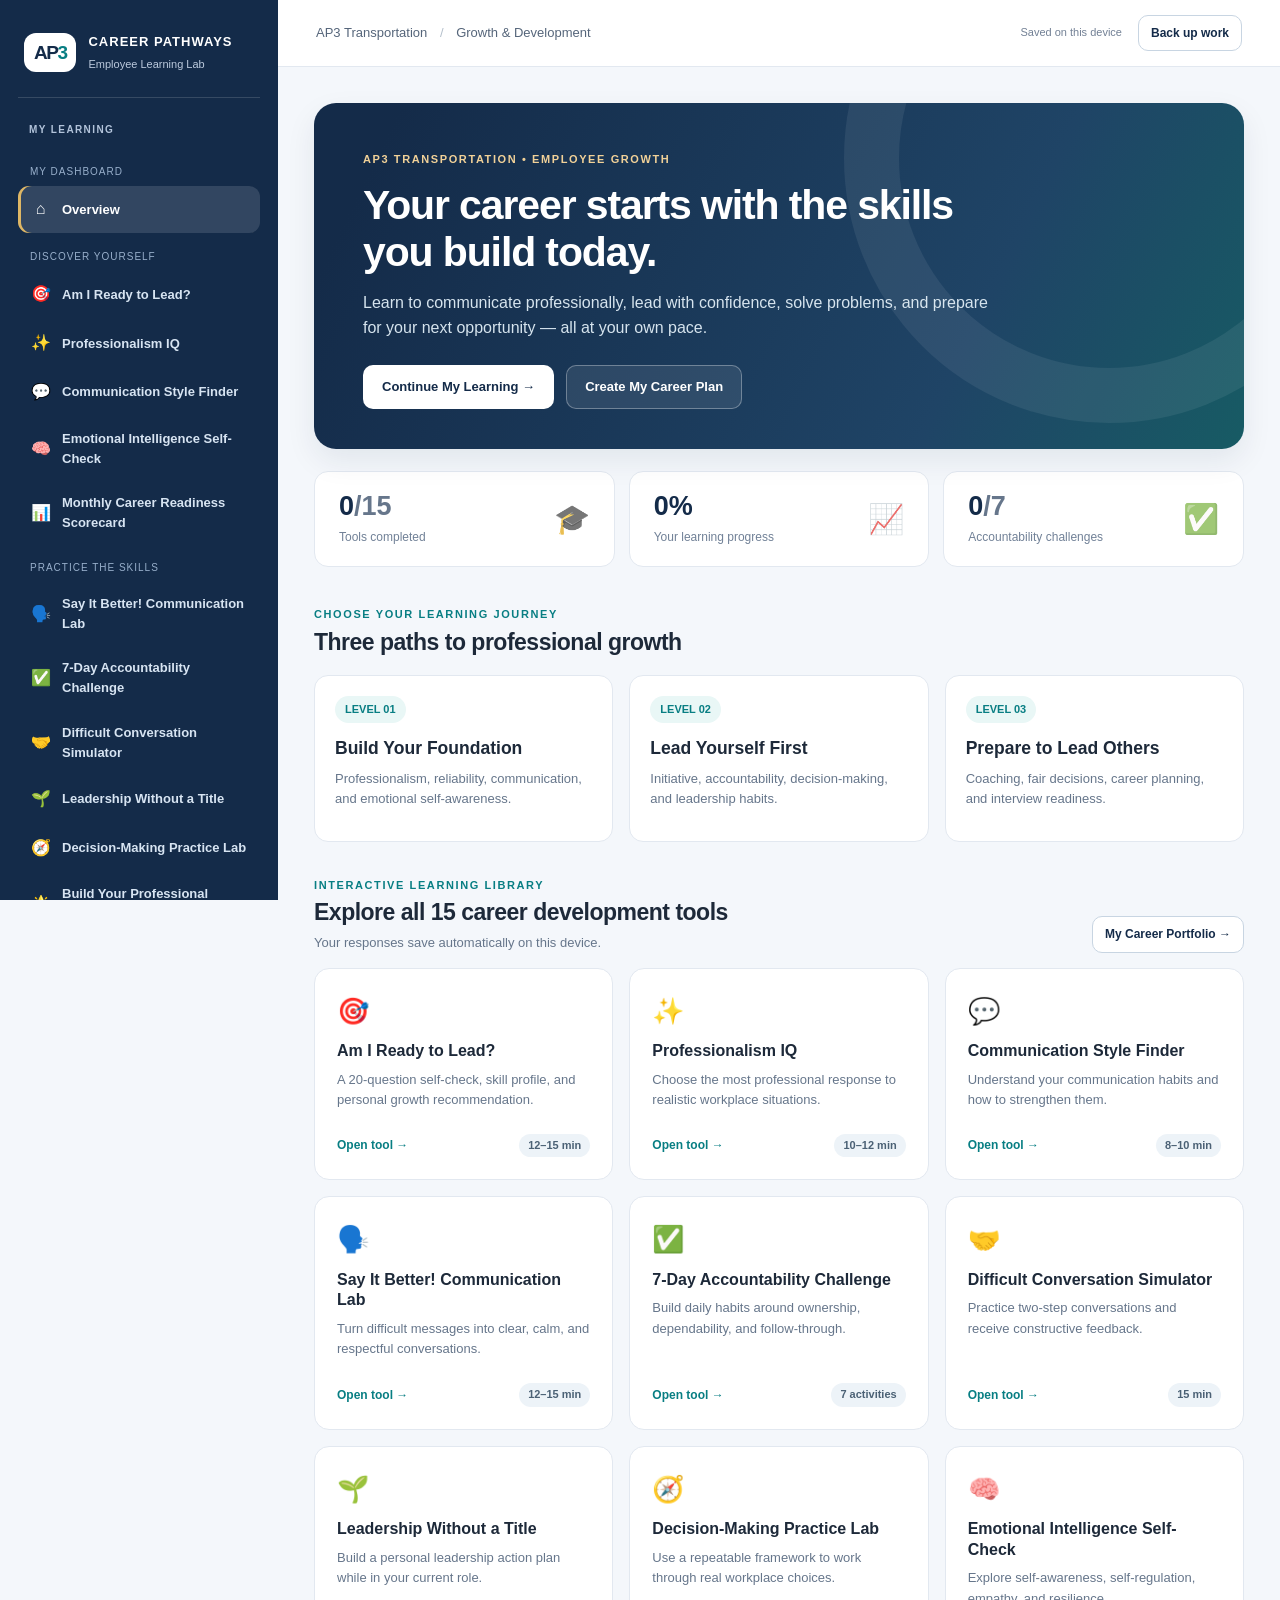
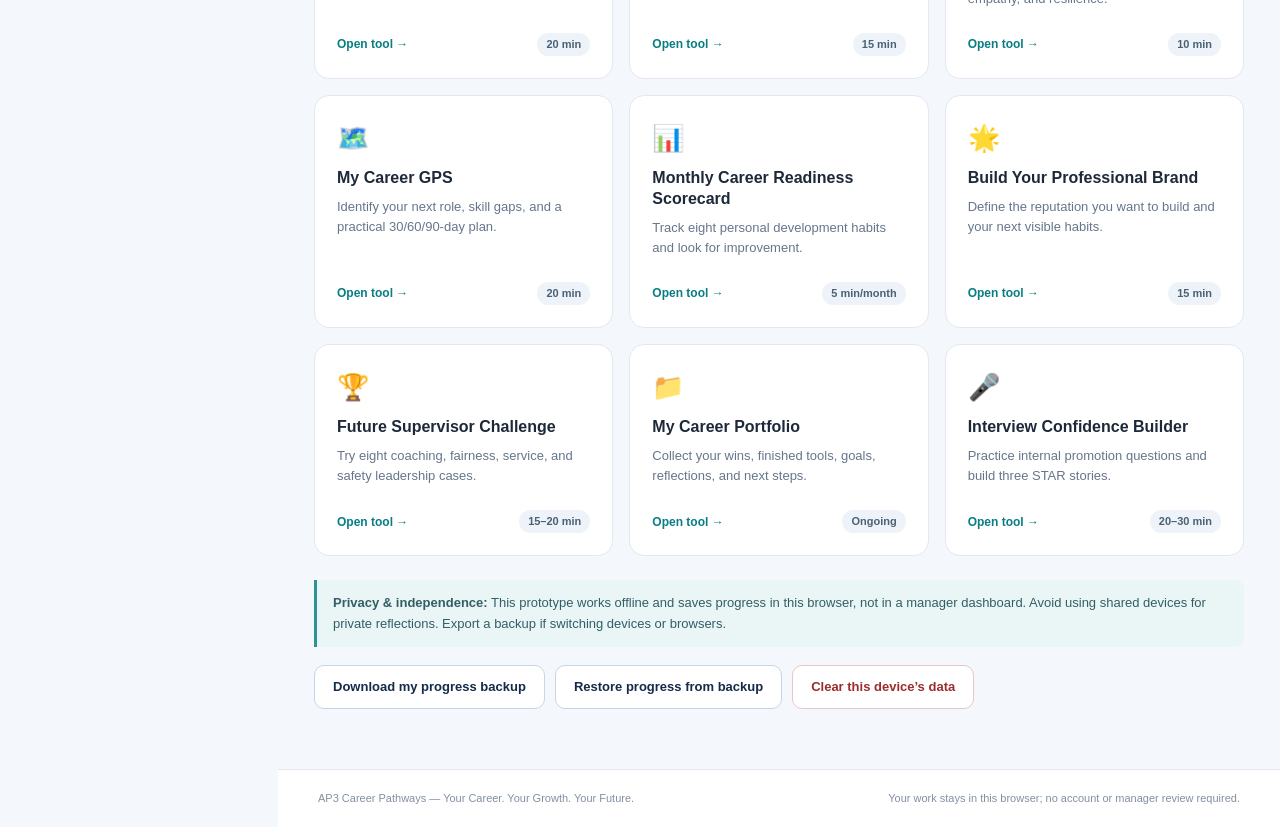
<file: index.html>
<!doctype html>
<html lang="en">
<head>
  <meta charset="utf-8">
  <meta name="viewport" content="width=device-width,initial-scale=1">
  <meta name="theme-color" content="#142b49">
  <meta name="description" content="AP3 Career Pathways — self-guided tools for professionalism, communication, leadership, and career development.">
  <title>AP3 Career Pathways | Employee Learning Lab</title>
  <link rel="stylesheet" href="styles.css">
  <script defer src="data.js"></script>
  <script defer src="app.js"></script>
</head>
<body>
  <a class="skip" href="#main">Skip to content</a>
  <div class="app-shell">
    <aside class="sidebar" id="sidebar" aria-label="Main navigation">
      <a class="brand" href="#home" aria-label="AP3 Career Pathways home">
        <span class="brand-mark">AP<span>3</span></span>
        <span class="brand-text"><strong>CAREER PATHWAYS</strong><small>Employee Learning Lab</small></span>
      </a>
      <div class="side-caption">MY LEARNING</div>
      <nav id="navigation"></nav>
      <div class="sidebar-bottom">
        <p class="micro-label">A PERSONAL INVESTMENT</p>
        <p>Great leadership begins with the decisions you make today.</p>
        <div class="sidebar-footer">Self-guided • Learn at your pace</div>
      </div>
    </aside>
    <div class="site-area">
      <header class="topbar">
        <button class="icon-button menu-btn" id="menuToggle" aria-label="Toggle navigation" aria-expanded="false">☰</button>
        <span class="topbar-name">AP3 Transportation <span class="topbar-divider">/</span> Growth & Development</span>
        <div class="topbar-actions">
          <span class="save-status" id="saveStatus" role="status" aria-live="polite">Saved on this device</span>
          <button class="btn btn-sm btn-line" data-action="download-backup">Back up work</button>
        </div>
      </header>
      <main id="main" tabindex="-1"></main>
      <footer class="site-footer"><span>AP3 Career Pathways — Your Career. Your Growth. Your Future.</span><span>Your work stays in this browser; no account or manager review required.</span></footer>
    </div>
  </div>
  <div id="toast" class="toast" role="status" aria-live="polite"></div>
  <div id="modalRoot"></div>
</body>
</html>
</file>
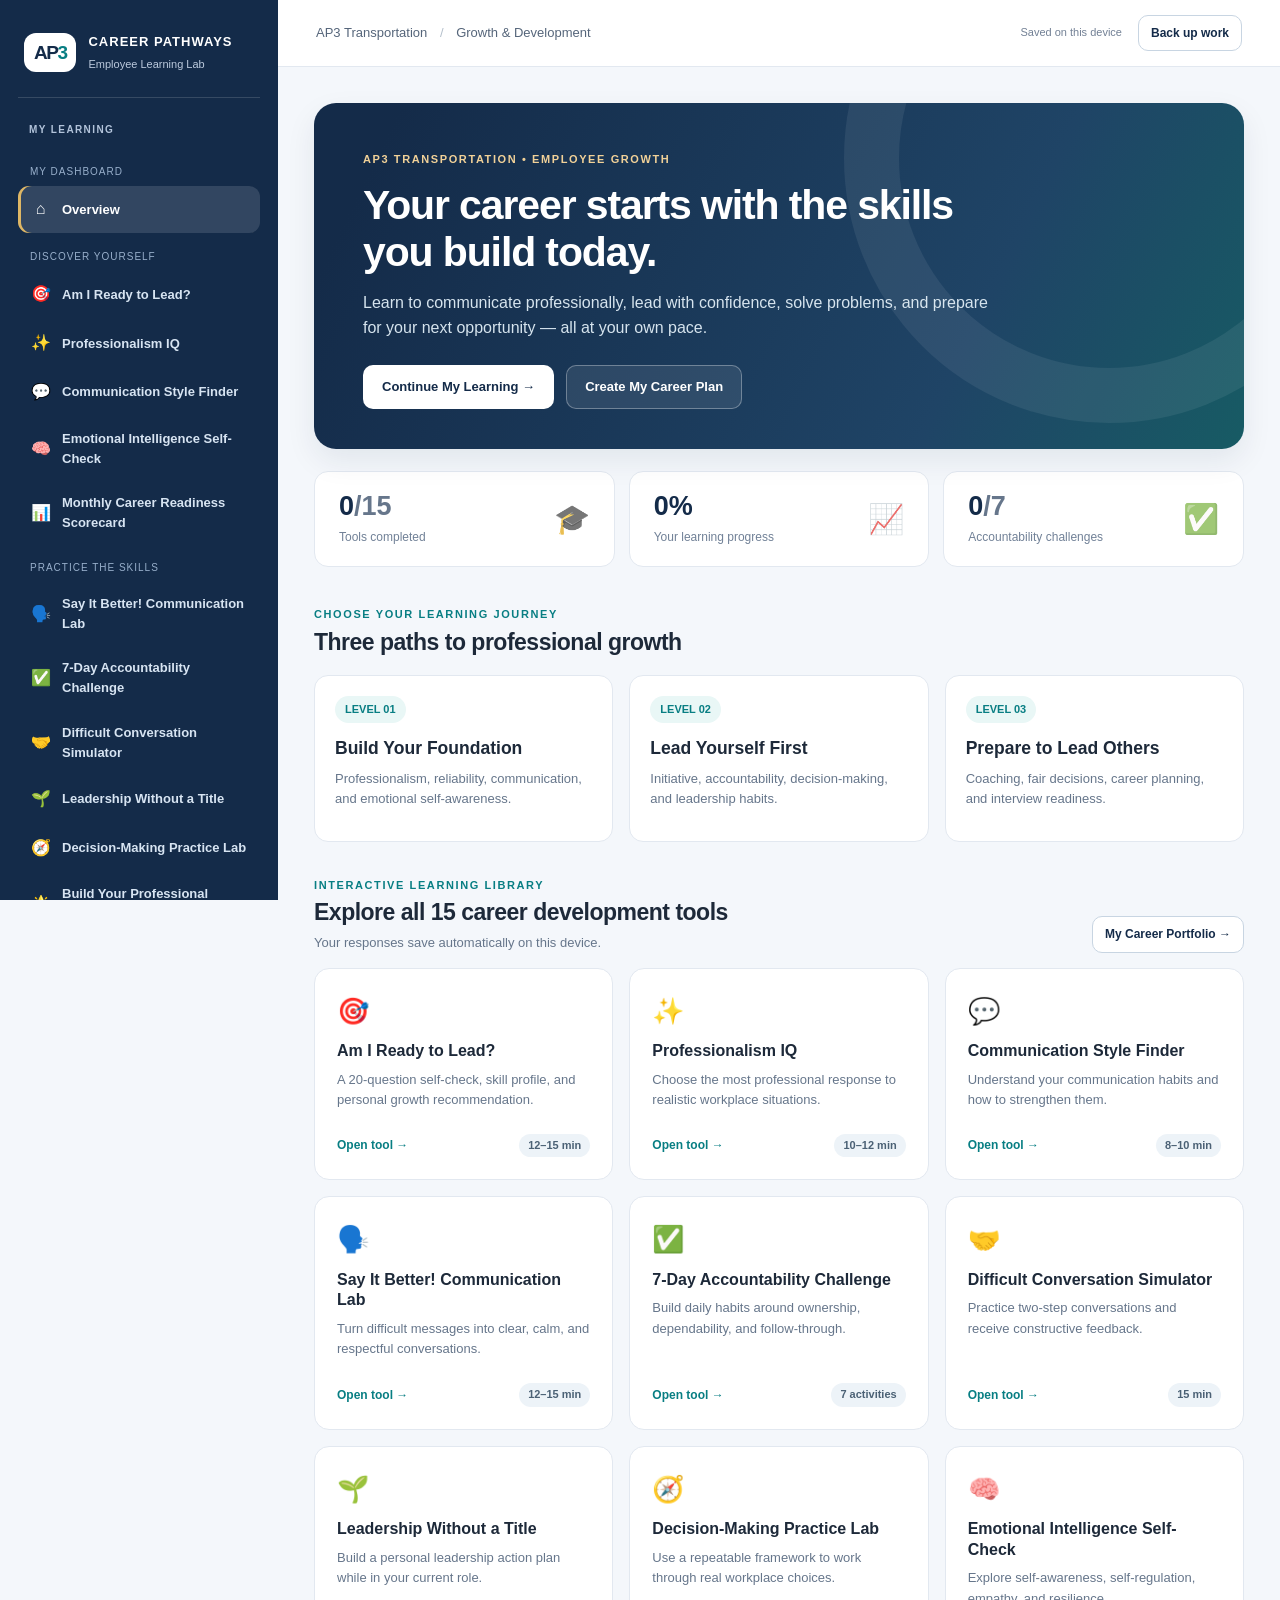
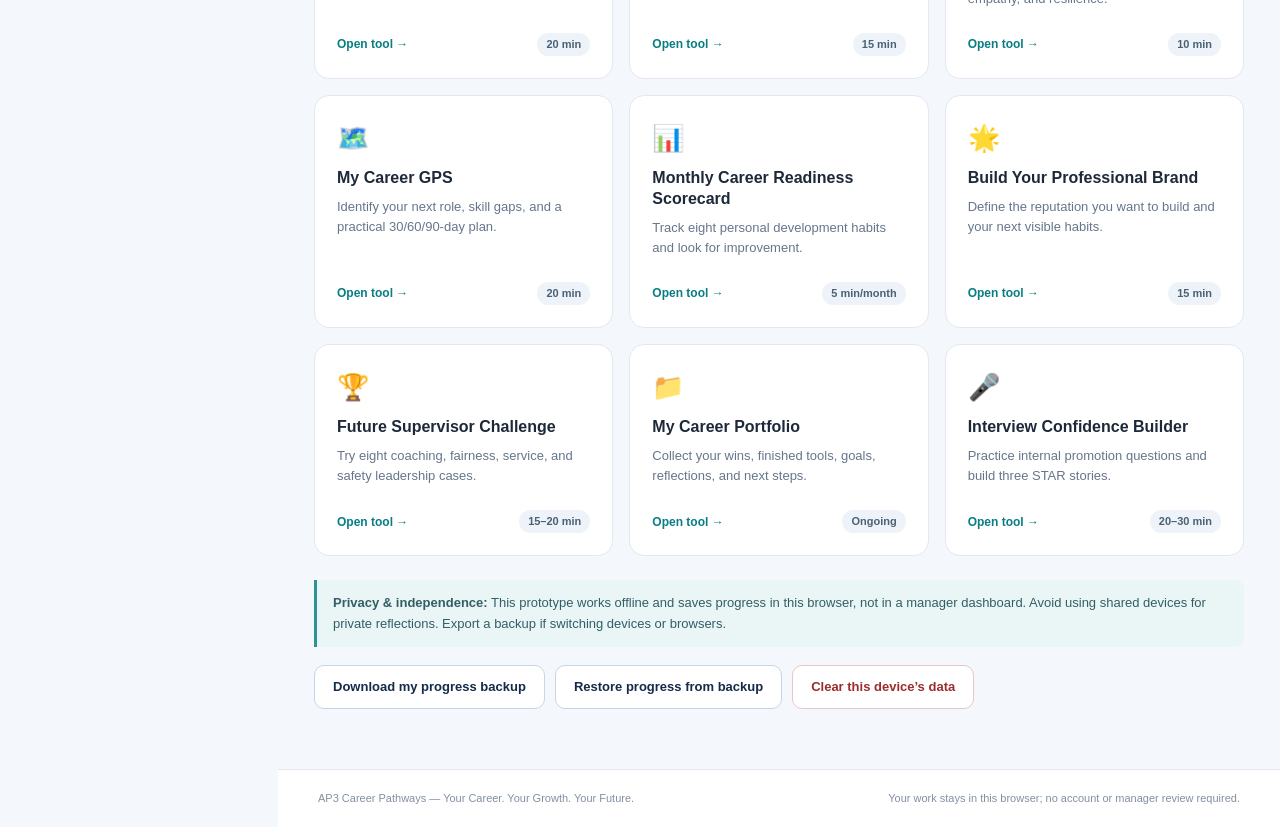
<file: AP3_Career_Pathways_Offline.html>
<!doctype html>
<html lang="en">
<head>
  <meta charset="utf-8">
  <meta name="viewport" content="width=device-width,initial-scale=1">
  <meta name="theme-color" content="#142b49">
  <meta name="description" content="AP3 Career Pathways — self-guided tools for professionalism, communication, leadership, and career development.">
  <title>AP3 Career Pathways | Employee Learning Lab</title>
  <style>
:root{--navy:#142b49;--navy2:#213f62;--text:#1d2939;--muted:#66768b;--teal:#087e83;--teal-light:#e9f7f6;--gold:#dfb765;--line:#e2e8f0;--bg:#f4f7fb;--white:#fff;--red:#a33d3d;--r:16px;font-synthesis:none}
*{box-sizing:border-box}html{scroll-behavior:smooth}body{margin:0;background:var(--bg);color:var(--text);font:15px/1.55 Inter,ui-sans-serif,-apple-system,BlinkMacSystemFont,"Segoe UI",sans-serif}button,input,textarea,select{font:inherit}button,a,summary{touch-action:manipulation}a{color:inherit}button{cursor:pointer}button:disabled{opacity:.48;cursor:not-allowed}p{margin:0 0 12px}.skip{position:absolute;left:10px;top:-80px;z-index:90;padding:10px;background:white}.skip:focus{top:10px}.app-shell{display:grid;grid-template-columns:278px minmax(0,1fr);min-height:100vh}.sidebar{position:sticky;top:0;height:100vh;background:var(--navy);color:#e6edf7;padding:27px 18px;display:flex;flex-direction:column;overflow:auto}.brand{display:flex;gap:12px;align-items:center;color:#fff;text-decoration:none;padding:5px 6px 24px;border-bottom:1px solid #ffffff25}.brand-mark{background:#fff;color:var(--navy);font-size:19px;font-weight:900;letter-spacing:-1.5px;padding:10px;border-radius:12px;line-height:1}.brand-mark span{color:var(--teal)}.brand-text{display:flex;flex-direction:column}.brand-text strong{font-size:13px;letter-spacing:1px}.brand-text small{font-size:11px;color:#bccadd;margin-top:4px}.side-caption{font-size:10px;color:#b2c3da;letter-spacing:1.4px;font-weight:800;margin:24px 11px 10px}.nav-link{border:0;display:flex;align-items:center;gap:12px;width:100%;padding:11px 13px;border-radius:11px;color:#d7e4f2;text-decoration:none;font-size:13px;font-weight:550;margin-bottom:2px;background:transparent;text-align:left}.nav-link:hover,.nav-link:focus-visible{background:#ffffff18;outline-color:white}.nav-link.active{color:#fff;background:#ffffff21;box-shadow:inset 3px 0 0 var(--gold)}.nav-icon{font-size:16px;width:19px;text-align:center}.nav-group-title{font-size:10px;letter-spacing:1px;color:#98afcb;margin:16px 12px 7px;text-transform:uppercase}.sidebar-bottom{margin-top:auto;border-top:1px solid #ffffff25;padding:20px 10px 0;color:#cfdbed;font-size:13px}.micro-label{font-size:10px;font-weight:800;letter-spacing:1.4px;color:#f1c978}.sidebar-footer{font-size:11px;color:#a3b7d0;margin-top:18px}.site-area{display:flex;flex-direction:column;min-width:0;min-height:100vh}.topbar{position:sticky;top:0;z-index:20;background:#fff;border-bottom:1px solid var(--line);height:67px;display:flex;align-items:center;padding:0 38px;gap:16px}.topbar-name{color:#55657a;font-size:13px}.topbar-divider{margin:0 9px;color:#b4bfcb}.topbar-actions{margin-left:auto;display:flex;align-items:center;gap:16px}.save-status{color:#728095;font-size:11px}.site-footer{padding:20px 40px;display:flex;justify-content:space-between;gap:20px;font-size:11px;color:#8390a2;border-top:1px solid var(--line);background:#fff}.page{width:min(1160px,calc(100% - 72px));margin:36px auto 60px;flex:1}.eyebrow{font-size:11px;font-weight:850;letter-spacing:1.6px;text-transform:uppercase;color:var(--teal)}.hero{background:linear-gradient(116deg,#142b49 8%,#1f4466 70%,#175b64);color:#fff;padding:43px 49px 40px;border-radius:22px;position:relative;overflow:hidden;box-shadow:0 12px 30px #10253d14}.hero:after{content:"";position:absolute;right:-130px;top:-210px;border:55px solid #ffffff12;width:420px;height:420px;border-radius:50%}.hero .eyebrow{color:#f1d198}.hero h1{font-size:clamp(26px,3.2vw,44px);line-height:1.15;margin:13px 0 15px;letter-spacing:-1.1px;max-width:650px}.hero p{max-width:640px;color:#d6e4ee;font-size:16px}.hero-actions{display:flex;gap:12px;flex-wrap:wrap;margin-top:24px}.btn{border:1px solid transparent;border-radius:10px;padding:11px 18px;font-size:13px;font-weight:750;display:inline-flex;align-items:center;justify-content:center;gap:8px;text-decoration:none;min-height:42px;transition:transform .15s,background .15s}.btn:hover:not(:disabled){transform:translateY(-1px)}.btn-primary{background:var(--teal);color:white}.btn-primary:hover{background:#096d72}.btn-white{background:white;color:var(--navy)}.btn-line{background:white;color:var(--navy);border-color:#c8d5e2}.btn-ghost{background:#ffffff17;border-color:#ffffff50;color:white}.btn-danger{color:#9b2d2d;border-color:#e7c6c6;background:white}.btn-sm{padding:8px 12px;min-height:34px;font-size:12px}.btn-group{display:flex;flex-wrap:wrap;gap:10px;align-items:center}.stats{display:grid;grid-template-columns:repeat(3,1fr);gap:14px;margin:22px 0 34px}.stat{background:white;border:1px solid var(--line);border-radius:14px;padding:20px 24px;display:flex;align-items:center;justify-content:space-between}.stat strong{font-size:27px;line-height:1.1;color:var(--navy)}.stat small{color:#718197;font-size:12px;display:block;margin-top:6px}.stat-symbol{font-size:29px;opacity:.72}.section-head{display:flex;align-items:end;justify-content:space-between;gap:20px;margin:30px 0 15px}.section-head h2{font-size:23px;letter-spacing:-.5px;margin:0}.section-head p{color:var(--muted);font-size:13px;margin:2px 0 0}.card-grid{display:grid;grid-template-columns:repeat(3,minmax(0,1fr));gap:16px}.tool-card{background:white;border:1px solid var(--line);border-radius:15px;padding:22px;display:flex;flex-direction:column;min-height:212px;transition:border-color .15s,box-shadow .15s}.tool-card:hover{border-color:#91c9c9;box-shadow:0 10px 28px #28415a12}.tool-card .tool-icon{font-size:26px}.tool-card h3{font-size:16px;margin:10px 0 8px;line-height:1.3}.tool-card p{color:var(--muted);font-size:13px;flex:1}.tool-foot{display:flex;align-items:center;justify-content:space-between;gap:8px;margin-top:12px;color:var(--teal);font-size:12px;font-weight:750}.tool-state{font-size:11px;border-radius:20px;padding:3px 9px;color:#4b6175;background:#edf3f8}.tool-state.done{background:#e5f5ed;color:#1c7651}.tool-state.started{background:#fff5dd;color:#8b6316}.path-grid{display:grid;grid-template-columns:repeat(3,1fr);gap:16px}.path-card{padding:20px;border:1px solid var(--line);background:#fff;border-radius:14px}.path-number{display:inline-flex;background:var(--teal-light);color:var(--teal);font-size:11px;font-weight:800;border-radius:20px;padding:5px 10px}.path-card h3{margin:12px 0 6px}.path-card p{color:var(--muted);font-size:13px}.notice{border-left:3px solid #2d9394;background:#eaf5f6;border-radius:0 9px 9px 0;padding:13px 16px;color:#325e66;font-size:13px;margin:18px 0}.notice.warning{background:#fff6e7;border-color:#d6a74d;color:#78561f}.module-header{display:flex;align-items:center;justify-content:space-between;gap:20px;flex-wrap:wrap;margin-bottom:17px}.module-header h1{font-size:clamp(25px,3vw,36px);line-height:1.2;letter-spacing:-.8px;margin:7px 0 6px}.module-header p{color:var(--muted);max-width:740px;margin:0}.back-link{font-size:12px;color:var(--teal);text-decoration:none;font-weight:800;display:inline-block;margin-bottom:12px}.pill{display:inline-flex;padding:4px 10px;border-radius:30px;background:#edf5f8;color:#456e7a;font-weight:750;font-size:11px}.module-grid{display:grid;grid-template-columns:minmax(0,1fr) 270px;align-items:start;gap:18px}.panel{border:1px solid var(--line);background:#fff;border-radius:15px;padding:25px;margin-bottom:16px}.panel h2{font-size:19px;letter-spacing:-.3px;margin:0 0 10px}.panel h3{font-size:15px;margin:18px 0 8px}.panel p{color:#55657b}.panel p:last-child{margin-bottom:0}.sidebar-panel{position:sticky;top:86px}.side-card{background:var(--navy);border-radius:15px;padding:23px;color:white;margin-bottom:14px}.side-card h3{margin:0 0 11px;font-size:15px}.side-card p{color:#d2e1ed;font-size:12px}.side-card ul{padding-left:19px;color:#dfebf2;font-size:12px}.side-card li{margin:5px 0}.side-card.light{background:white;color:var(--text);border:1px solid var(--line)}.side-card.light p,.side-card.light ul{color:var(--muted)}.divider{border:0;border-top:1px solid var(--line);margin:20px 0}.question{padding:17px 0;border-bottom:1px solid var(--line)}.question:first-of-type{padding-top:4px}.question:last-child{border-bottom:0}.question-title{font-size:14px;font-weight:720;margin:0 0 11px}.options{display:grid;grid-template-columns:repeat(4,minmax(0,1fr));gap:7px}.option-input{position:absolute;opacity:0;width:1px;height:1px}.option-label{border:1px solid #d8e1e9;background:#fff;border-radius:9px;display:flex;align-items:center;justify-content:center;text-align:center;padding:10px 7px;min-height:44px;font-size:12px;color:#456075;cursor:pointer}.option-input:checked+.option-label{background:var(--teal-light);border-color:var(--teal);color:#075e64;font-weight:800}.option-input:focus-visible+.option-label{outline:3px solid #9fd9dc;outline-offset:2px}.scenario-options{display:grid;gap:9px}.scenario-options .option-label{justify-content:flex-start;text-align:left;padding:12px 14px;font-size:13px}.field{margin:15px 0}.field label{display:block;font-weight:750;margin-bottom:7px;font-size:13px}.field input,.field select,.field textarea{width:100%;border:1px solid #cbd7e4;padding:11px 12px;border-radius:9px;background:white;color:var(--text);outline-offset:3px}.field textarea{min-height:88px;resize:vertical}.field small,.hint{display:block;color:#728296;font-size:12px;margin-top:5px}.field input:focus,.field select:focus,.field textarea:focus{outline:2px solid #87cfd3;border-color:var(--teal)}.form-grid{display:grid;grid-template-columns:repeat(2,minmax(0,1fr));gap:0 15px}.feedback{padding:13px 16px;background:#eef7f6;border-radius:10px;color:#2f5f63;font-size:13px;margin-top:12px;border:1px solid #d5edeb}.feedback.needs-work{background:#fff8ea;color:#815d20;border-color:#f4e0ae}.progress-track{background:#e6edf2;border-radius:20px;height:8px;overflow:hidden;margin:8px 0 17px}.progress-fill{background:var(--teal);height:100%;border-radius:20px;max-width:100%}.result-hero{background:linear-gradient(120deg,#ecf7f6,#f6fafb);border:1px solid #d6ecea;border-radius:12px;padding:22px;margin:18px 0}.result-hero .big-number{font-size:43px;font-weight:850;color:var(--navy);line-height:1}.result-hero p{margin-top:7px;font-size:13px}.score-list{display:grid;gap:12px;margin:18px 0}.score-row{display:flex;gap:12px;align-items:center}.score-name{width:140px;flex:none;font-size:12px;font-weight:700}.score-bar{background:#ecf0f5;height:9px;border-radius:9px;flex:1;overflow:hidden}.score-bar>span{display:block;height:100%;background:var(--teal);border-radius:9px}.score-points{font-size:12px;color:var(--muted);width:40px;text-align:right}.check-list{display:grid;gap:9px}.check-row{display:flex;align-items:start;gap:10px;background:#f7f9fc;border:1px solid #edf0f4;border-radius:10px;padding:11px 12px}.check-row input{margin-top:4px;accent-color:var(--teal)}.check-row label{font-size:13px}.check-row.checked{background:#eff9f5;border-color:#cde9de}.tiny{font-size:11px;color:var(--muted)}.tag{font-size:11px;font-weight:700;display:inline-flex;align-items:center;padding:3px 8px;border-radius:20px;background:#edf2f9;color:#4a6781}.scenario{border:1px solid var(--line);border-radius:12px;padding:19px;margin-bottom:15px;background:#fff}.scenario h3{margin:0 0 7px;font-size:15px}.scenario p{font-size:13px}.scenario .context{background:#f4f7fb;padding:12px;border-left:3px solid #b6ced6;color:#49596c;border-radius:0 8px 8px 0;margin:10px 0 14px}.two-col{display:grid;grid-template-columns:1fr 1fr;gap:15px}.mini-card{padding:16px;background:#f6f9fc;border:1px solid #e8eef3;border-radius:11px}.mini-card strong{font-size:13px}.mini-card p{font-size:12px;margin-top:5px}.reflection-label{display:block;font-size:12px;font-weight:700;margin:15px 0 6px}.status{padding:12px 14px;margin:10px 0;border-radius:10px;font-size:13px;background:#f5f7fa;color:#657383}.status.success{background:#eaf7f0;color:#267650}.status.warn{background:#fff7e7;color:#875c17}.steps{display:grid;gap:13px}.step{display:flex;gap:15px;align-items:flex-start}.step-num{width:30px;height:30px;border-radius:50%;background:var(--teal-light);color:var(--teal);font-weight:850;display:grid;place-items:center;flex:none}.step strong{font-size:13px}.step p{color:var(--muted);font-size:12px;margin-top:4px}.quote{padding:18px 21px;border-left:4px solid var(--gold);background:#fff9ed;color:#6f572e;font-weight:670;border-radius:0 10px 10px 0;margin:15px 0}.print-sheet{display:none}.archive-list{display:grid;gap:9px}.archive-item{display:flex;align-items:flex-start;justify-content:space-between;gap:12px;padding:12px 15px;border:1px solid var(--line);border-radius:10px}.archive-item strong{font-size:13px}.archive-item p{font-size:12px;color:var(--muted);margin:3px 0}.data-table{width:100%;border-collapse:collapse;font-size:12px}.data-table th,.data-table td{border-bottom:1px solid var(--line);padding:9px 7px;text-align:left}.data-table th{color:#55657a;background:#f5f8fb}.section-stack{display:grid;gap:16px}.day-card{padding:16px;border:1px solid var(--line);border-radius:12px;margin-bottom:12px}.day-card.finished{border-color:#a7d7ce;background:#f3fcf9}.day-head{display:flex;justify-content:space-between;align-items:center;gap:10px}.day-card h3{margin:0}.tool-bar{display:flex;justify-content:space-between;align-items:center;flex-wrap:wrap;gap:12px;margin:16px 0}.toast{position:fixed;right:20px;bottom:20px;background:#183f44;color:white;z-index:100;padding:10px 16px;border-radius:10px;box-shadow:0 8px 24px #0003;font-size:13px;display:none}.toast.show{display:block}.icon-button{border:0;background:transparent;color:var(--navy);font-size:20px}.menu-btn{display:none}details{border:1px solid var(--line);border-radius:10px;padding:13px 16px;margin:9px 0}summary{cursor:pointer;font-weight:750;font-size:13px}details p{font-size:12px;margin:9px 0}kbd{padding:1px 4px;background:#eef2f5;border-radius:4px}.muted{color:var(--muted)}.text-right{text-align:right}.mt12{margin-top:12px}.mt24{margin-top:24px}.mb0{margin-bottom:0!important}
@media(max-width:1150px){.card-grid{grid-template-columns:repeat(2,minmax(0,1fr))}.module-grid{grid-template-columns:minmax(0,1fr) 235px}.page{width:min(1100px,calc(100% - 48px))}.topbar{padding:0 24px}}
@media(max-width:840px){.app-shell{grid-template-columns:1fr}.sidebar{position:fixed;z-index:45;transform:translateX(-110%);box-shadow:8px 0 30px #162b4155;width:280px;transition:transform .2s}.sidebar.open{transform:translateX(0)}.menu-btn{display:block}.module-grid{grid-template-columns:1fr}.sidebar-panel{position:static;display:grid;grid-template-columns:1fr 1fr;gap:12px}.site-footer{padding:16px 24px}.page{width:min(1100px,calc(100% - 38px))}.topbar-name{font-size:12px}.save-status{display:none}}
@media(max-width:600px){.hero{padding:31px 25px}.hero h1{font-size:30px}.stats,.card-grid,.path-grid,.sidebar-panel,.two-col,.form-grid{grid-template-columns:1fr}.stats{gap:9px}.stat{padding:15px 18px}.page{margin:24px auto 35px}.panel{padding:19px}.topbar{padding:0 17px}.topbar-name{max-width:170px;line-height:1.2}.site-footer{flex-direction:column;gap:5px}.options{grid-template-columns:repeat(2,minmax(0,1fr))}.section-head{align-items:start;flex-direction:column;gap:2px}.score-name{width:105px}.module-header h1{font-size:27px}}
@media print{body{background:white;font-size:12px}.sidebar,.topbar,.site-footer,.btn,.back-link,.sidebar-panel,.hero-actions,.toast,.tool-bar{display:none!important}.app-shell{display:block}.site-area{display:block}.page{width:100%;margin:0}.module-grid{display:block}.panel,.scenario,.day-card{break-inside:avoid;box-shadow:none}.print-sheet{display:block}input,textarea,select{border:0!important;background:transparent!important;padding:0!important}.hero{color:#111;background:#fff;border:1px solid #aaa}.hero p{color:#444}}

</style>
</head>
<body>
  <a class="skip" href="#main">Skip to content</a>
  <div class="app-shell">
    <aside class="sidebar" id="sidebar" aria-label="Main navigation">
      <a class="brand" href="#home" aria-label="AP3 Career Pathways home">
        <span class="brand-mark">AP<span>3</span></span>
        <span class="brand-text"><strong>CAREER PATHWAYS</strong><small>Employee Learning Lab</small></span>
      </a>
      <div class="side-caption">MY LEARNING</div>
      <nav id="navigation"></nav>
      <div class="sidebar-bottom">
        <p class="micro-label">A PERSONAL INVESTMENT</p>
        <p>Great leadership begins with the decisions you make today.</p>
        <div class="sidebar-footer">Self-guided • Learn at your pace</div>
      </div>
    </aside>
    <div class="site-area">
      <header class="topbar">
        <button class="icon-button menu-btn" id="menuToggle" aria-label="Toggle navigation" aria-expanded="false">☰</button>
        <span class="topbar-name">AP3 Transportation <span class="topbar-divider">/</span> Growth & Development</span>
        <div class="topbar-actions">
          <span class="save-status" id="saveStatus" role="status" aria-live="polite">Saved on this device</span>
          <button class="btn btn-sm btn-line" data-action="download-backup">Back up work</button>
        </div>
      </header>
      <main id="main" tabindex="-1"></main>
      <footer class="site-footer"><span>AP3 Career Pathways — Your Career. Your Growth. Your Future.</span><span>Your work stays in this browser; no account or manager review required.</span></footer>
    </div>
  </div>
  <div id="toast" class="toast" role="status" aria-live="polite"></div>
  <div id="modalRoot"></div>
<script>
/* AP3 learning content. Review/edit with your HR and operations team before launch. */
const DATA = {
  tools:[
    {id:'readiness',name:'Am I Ready to Lead?',group:'Discover Yourself',icon:'🎯',minutes:'12–15 min',description:'A 20-question self-check, skill profile, and personal growth recommendation.'},
    {id:'professionalism',name:'Professionalism IQ',group:'Discover Yourself',icon:'✨',minutes:'10–12 min',description:'Choose the most professional response to realistic workplace situations.'},
    {id:'style',name:'Communication Style Finder',group:'Discover Yourself',icon:'💬',minutes:'8–10 min',description:'Understand your communication habits and how to strengthen them.'},
    {id:'saybetter',name:'Say It Better! Communication Lab',group:'Practice the Skills',icon:'🗣️',minutes:'12–15 min',description:'Turn difficult messages into clear, calm, and respectful conversations.'},
    {id:'accountability',name:'7-Day Accountability Challenge',group:'Practice the Skills',icon:'✅',minutes:'7 activities',description:'Build daily habits around ownership, dependability, and follow-through.'},
    {id:'conversation',name:'Difficult Conversation Simulator',group:'Practice the Skills',icon:'🤝',minutes:'15 min',description:'Practice two-step conversations and receive constructive feedback.'},
    {id:'leadworkbook',name:'Leadership Without a Title',group:'Practice the Skills',icon:'🌱',minutes:'20 min',description:'Build a personal leadership action plan while in your current role.'},
    {id:'decisions',name:'Decision-Making Practice Lab',group:'Practice the Skills',icon:'🧭',minutes:'15 min',description:'Use a repeatable framework to work through real workplace choices.'},
    {id:'ei',name:'Emotional Intelligence Self-Check',group:'Discover Yourself',icon:'🧠',minutes:'10 min',description:'Explore self-awareness, self-regulation, empathy, and resilience.'},
    {id:'gps',name:'My Career GPS',group:'Plan Your Future',icon:'🗺️',minutes:'20 min',description:'Identify your next role, skill gaps, and a practical 30/60/90-day plan.'},
    {id:'scorecard',name:'Monthly Career Readiness Scorecard',group:'Discover Yourself',icon:'📊',minutes:'5 min/month',description:'Track eight personal development habits and look for improvement.'},
    {id:'brand',name:'Build Your Professional Brand',group:'Practice the Skills',icon:'🌟',minutes:'15 min',description:'Define the reputation you want to build and your next visible habits.'},
    {id:'supervisor',name:'Future Supervisor Challenge',group:'Plan Your Future',icon:'🏆',minutes:'15–20 min',description:'Try eight coaching, fairness, service, and safety leadership cases.'},
    {id:'portfolio',name:'My Career Portfolio',group:'Plan Your Future',icon:'📁',minutes:'Ongoing',description:'Collect your wins, finished tools, goals, reflections, and next steps.'},
    {id:'interview',name:'Interview Confidence Builder',group:'Plan Your Future',icon:'🎤',minutes:'20–30 min',description:'Practice internal promotion questions and build three STAR stories.'}
  ],
  readiness:[
    ['Accountability','I follow through on promises without needing reminders.'],
    ['Accountability','I acknowledge mistakes without blaming someone else.'],
    ['Accountability','I complete tasks carefully, even when no one is watching.'],
    ['Accountability','I ask for clarification before a small issue becomes a major one.'],
    ['Accountability','I accept feedback and act on it.'],
    ['Communication','I listen until the other person finishes speaking.'],
    ['Communication','I can explain a concern clearly and respectfully.'],
    ['Communication','I adjust my message for different audiences.'],
    ['Communication','I ask useful follow-up questions instead of making assumptions.'],
    ['Communication','I keep my tone professional when frustrated.'],
    ['Professionalism','I demonstrate dependable attendance and punctuality.'],
    ['Professionalism','I treat coworkers, riders, and partners with respect.'],
    ['Professionalism','I follow safety rules even when under time pressure.'],
    ['Professionalism','I avoid gossip and stay focused on solutions.'],
    ['Professionalism','I represent AP3 positively in person and online.'],
    ['Initiative','I notice work problems and suggest practical improvements.'],
    ['Initiative','I help teammates without being asked when appropriate.'],
    ['Initiative','I stay open to learning new skills.'],
    ['Initiative','I prepare before asking for new responsibilities.'],
    ['Initiative','I make good decisions within my authority and know when to escalate.']
  ],
  professionalism:[
    {q:'A teammate complains about management in front of others. You agree with some of the concerns. What should you do?',options:['Add your own complaints so they feel supported.','Listen briefly, avoid gossip, and suggest a respectful channel for specific concerns.','Post the conversation in a team group chat.'],correct:1,why:'Professionalism means addressing concerns through constructive, appropriate channels rather than spreading frustration.'},
    {q:'You realize you may arrive late for your assigned shift. What is the best first step?',options:['Notify the appropriate supervisor or dispatch contact promptly using the required call-out process.','Wait to see whether anyone notices.','Ask a friend to sign you in.'],correct:0,why:'Early, accurate communication helps coverage and shows accountability. Follow AP3 attendance and notification procedures.'},
    {q:'A customer or rider speaks sharply to you. How do you respond?',options:['Match their tone so they know you are serious.','Ignore the person entirely.','Stay calm, acknowledge the concern, explain what you can do, and follow safety/escalation procedures.'],correct:2,why:'Respectful boundaries and calm, clear communication preserve service and safety.'},
    {q:'You made a small error that another employee might discover. What is the strongest response?',options:['Correct what you can, notify the appropriate person, and share what you will change.','Tell the coworker the error was their fault.','Hide it because the outcome was not serious.'],correct:0,why:'Owning mistakes and promptly communicating their impact builds trust.'},
    {q:'A colleague offers a shortcut that skips an established safety step. What should you do?',options:['Use it if the schedule is running behind.','Decline the shortcut, follow the required safety procedure, and report any unsafe situation.','Let the colleague handle it so it is not your responsibility.'],correct:1,why:'Safety is nonnegotiable. A schedule or service goal never justifies bypassing safety rules.'},
    {q:'You disagree with a new procedure. Your first response should be to:',options:['Tell everyone the new procedure is pointless.','Ignore the rule until someone explains why it exists.','Follow the procedure, ask respectful clarifying questions, and offer a specific improvement idea through the proper channel.'],correct:2,why:'Respectful disagreement can coexist with compliance and constructive suggestions.'},
    {q:'Someone sends a work-related message containing private rider information. What is most appropriate?',options:['Forward it to coworkers for advice.','Keep information within authorized systems and personnel and follow privacy/reporting requirements.','Take a screenshot for your personal records.'],correct:1,why:'Protect private information and follow AP3 confidentiality requirements. Do not copy sensitive rider details into training exercises.'},
    {q:'You are given feedback that feels unfair. What is a professional response?',options:['Ask for specific examples, listen, and decide what actions are appropriate.','Interrupt to prove the feedback is wrong.','Refuse to discuss it.'],correct:0,why:'You can advocate for yourself while staying curious, respectful, and specific.'},
    {q:'You have finished your immediate assignment and have capacity to help. What demonstrates initiative?',options:['Actively change someone else’s assignment without asking.','Wait silently until the next shift.','Check for useful work you are authorized to do and offer appropriate assistance.'],correct:2,why:'Initiative includes recognizing boundaries, priorities, and where you can add value.'},
    {q:'An upset coworker wants an immediate answer you are not authorized to give. You should:',options:['Promise an outcome to make them feel better.','Explain what you know, avoid making commitments outside your authority, and direct them to the right person.','Invent a likely explanation.'],correct:1,why:'Credibility requires accuracy, limits, and appropriate escalation.'}
  ],
  style:[
    ['Clarity','I organize what I want to say before difficult conversations.'],['Clarity','I explain next steps instead of assuming everyone understands.'],['Clarity','I choose direct, specific language rather than hints.'],
    ['Listening','I can summarize what another person told me before responding.'],['Listening','I ask questions when a message is unclear.'],['Listening','I give speakers my full attention without multitasking.'],
    ['Empathy','I consider how my words may affect someone else.'],['Empathy','I recognize that others may be facing pressures I cannot see.'],['Empathy','I acknowledge concerns before jumping to solutions.'],
    ['Assertiveness','I can say no respectfully when needed.'],['Assertiveness','I can raise safety or work concerns even when the conversation is uncomfortable.'],['Assertiveness','I share my perspective without attacking the other person.']
  ],
  saybetter:[
    {bad:'“That’s not my job. Figure it out.”',prompt:'A coworker asks for help with a task outside your responsibility.',options:['“Not my problem.”','“I’m working on another priority, but I can point you to the right person.”','“You should have learned this already.”'],correct:1,why:'Sets a respectful boundary and offers a constructive next step.'},
    {bad:'“You never listen to anything I say!”',prompt:'You feel that your input has been overlooked.',options:['“Could I share one concern and ask how we can address it?”','“Everyone knows you ignore me.”','“Forget it. I’m not talking.”'],correct:0,why:'Uses a specific request instead of blame or absolutes.'},
    {bad:'“You messed up my whole route.”',prompt:'A dispatch change is creating confusion.',options:['“I’m done with these changes.”','“This is the worst schedule ever.”','“I see a change to my assignment. Can we confirm the updated details and priorities?”'],correct:2,why:'Focuses on facts and what is needed to complete work safely.'},
    {bad:'“Calm down! You’re being ridiculous.”',prompt:'A rider or customer expresses frustration.',options:['“I can hear that this has been frustrating. Let me explain what I can do.”','“You have no reason to be upset.”','“I will talk when you stop complaining.”'],correct:0,why:'Acknowledges a feeling without arguing over whether it is justified.'},
    {bad:'“Nobody told me, so it’s not my fault.”',prompt:'An assignment detail was missed.',options:['“That’s on whoever scheduled it.”','“I missed that information. Here is what I know; can we confirm the next step?”','“Well, too late now.”'],correct:1,why:'Moves from blame to responsibility and clarification.'},
    {bad:'“I’m not doing it your way.”',prompt:'A colleague suggests a different approach.',options:['“Your way makes no sense.”','“I’ll do whatever you say even if it conflicts with policy.”','“Let’s compare the options and make sure we follow the required procedure.”'],correct:2,why:'Shows openness while keeping safety and procedures in view.'},
    {bad:'“You always make excuses.”',prompt:'You need to address a repeated missed handoff.',options:['“The last two handoffs were delayed. What can we do to make the next one on time?”','“You clearly don’t care.”','“Everyone is tired of you.”'],correct:0,why:'Uses observable behavior and a solution-oriented question.'},
    {bad:'“Whatever. I don’t care anymore.”',prompt:'You feel overwhelmed after a disagreement.',options:['“This is pointless.”','“I need a short moment to collect my thoughts, and then I can discuss next steps.”','“Fine. You win.”'],correct:1,why:'Allows a respectful pause and a plan to resume communication.'}
  ],
  accountability:[
    ['Day 1 — Own It','Identify one situation where you could take more ownership. What will you do differently?'],
    ['Day 2 — Follow Through','Select one realistic promise or task. Complete it and record how you followed through.'],
    ['Day 3 — Communicate Early','Practice giving a timely update about a task, question, or barrier. What happened?'],
    ['Day 4 — Request Feedback','Reflect on a piece of feedback you received or create one specific question to ask in the future.'],
    ['Day 5 — Solve, Don’t Blame','Write a solution-focused response to a frustrating workplace situation.'],
    ['Day 6 — Raise the Standard','Choose one professional habit you want to demonstrate more consistently.'],
    ['Day 7 — Commit to Growth','Reflect on the week. What habit will you maintain for the next 30 days?']
  ],
  conversation:[
    {title:'A coworker interrupts you',context:'During a team handoff, a coworker repeatedly speaks over you.',first:['“You’re always rude. Stop talking.”','“I want to finish this update, then I’d like your perspective.”','Stop participating and leave the handoff.'],good:1,why:'Requests the space to speak without insulting the person.',second:['“I hear your point. Can we agree to let each person finish during handoffs?”','“You obviously do this on purpose.”','“Never mind. It doesn’t matter.”'],secondGood:0,secondWhy:'States a clear and fair expectation for future interactions.'},
    {title:'You missed an important task',context:'A coworker says your unfinished work delayed their start.',first:['“Someone should have reminded me.”','“You’re overreacting.”','“I missed the deadline and understand that affected you. I’m sorry.”'],good:2,why:'Acknowledges the impact without becoming defensive.',second:['“But you also make mistakes.”','“I will finish the handoff by the agreed time and use a checklist going forward.”','“It probably won’t happen again.”'],secondGood:1,secondWhy:'Pairs ownership with a clear corrective action.'},
    {title:'A passenger is frustrated',context:'A passenger is upset about a service delay. You must remain focused on safety and your authorized role.',first:['“I understand the delay is frustrating. I can share what I know and contact dispatch as needed.”','“Not my issue. Call somebody else.”','“I promise you will never have to wait again.”'],good:0,why:'Acknowledges concerns without making unauthorized promises.',second:['“You need to be more patient.”','“I will ignore the procedure to make this up to you.”','“Here is the current information. I’ll follow the required process for updates.”'],secondGood:2,secondWhy:'Explains an appropriate next step while maintaining policy and safety.'},
    {title:'A new process is confusing',context:'You need clarification from a team leader, but the team is busy.',first:['“Nobody ever explains anything.”','“I want to make sure I follow the new process correctly. Can I confirm these two steps?”','Make up your own procedure.'],good:1,why:'Offers a precise, respectful request.',second:['“Thanks. I’ll summarize what I heard so I can get it right.”','“Whatever. I still disagree.”','“I will ask everyone until I get a different answer.”'],secondGood:0,secondWhy:'Checking understanding prevents repeat errors.'},
    {title:'You receive critical feedback',context:'A peer points out an error in your handoff.',first:['“I appreciate you telling me. Could you show me exactly where the information was missing?”','“Your handoffs are bad too.”','“I don’t accept feedback from peers.”'],good:0,why:'Asks for usable details instead of reacting defensively.',second:['“This is all your fault.”','“You can fix it for me from now on.”','“I’ll correct that detail now and add a check before my next handoff.”'],secondGood:2,secondWhy:'Transforms feedback into a measurable improvement.'}
  ],
  leadPrompts:[
    ['Lead by Example','Which two behaviors do you want teammates to see consistently from you?'],
    ['Exercise Judgment','Describe a situation where you should solve a problem independently—and one you should escalate.'],
    ['Accept Responsibility','How will you react differently the next time you receive constructive feedback?'],
    ['Demonstrate Initiative','What is one small improvement you can make within your authority?'],
    ['Support Your Team','How can you help others without taking over their responsibilities?'],
    ['Make It Visible','What evidence would show that you are ready for added responsibility?']
  ],
  decisionFramework:[['F','Find the facts','What do you know for certain? What information is missing?'],['A','Assess your options','List realistic actions you are authorized to take.'],['C','Consider consequences','Which choice best protects people, service, fairness, and policy?'],['T','Talk or escalate','Whom should you contact if the decision exceeds your authority?'],['S','Select and study','Choose the best next step. Afterward, what can you learn?']],
  decisions:[
    {title:'Schedule pressure versus safety',context:'You are running late and a coworker suggests skipping a required safety check.',options:['Skip it once and explain later.','Follow the required safety procedure and promptly communicate the delay.','Ask someone to mark it complete without checking.'],correct:1,why:'Required safety checks must be completed; timely communication is the appropriate response to delays.'},
    {title:'Conflicting instructions',context:'You receive instructions from two colleagues that appear inconsistent with the current procedure.',options:['Select whichever is quicker.','Ignore both and improvise.','Check the documented process and ask an authorized lead for clarification.'],correct:2,why:'Verify facts and authority rather than guessing.'},
    {title:'Peer needs help',context:'A coworker asks you to abandon an assigned task to assist with something less urgent.',options:['Clarify priorities and offer help if it does not compromise existing responsibilities.','Leave your task unfinished immediately.','Say no without listening.'],correct:0,why:'Balance teamwork with responsibility and priority.'},
    {title:'Confidential information',context:'Someone asks you for rider information they are not authorized to access.',options:['Provide it as a favor.','Decline to share it and direct them to the approved channel.','Share a little information instead.'],correct:1,why:'Maintain confidentiality, approved access, and appropriate escalation.'},
    {title:'A service recovery suggestion',context:'You have an idea to reduce confusion at a pickup, but it changes the usual process.',options:['Implement it immediately without discussing it.','Do nothing because improvement is never your role.','Write down the idea and recommend it through the appropriate review channel.'],correct:2,why:'Good initiative respects the limits of your role and established operating procedures.'}
  ],
  ei:[
    ['Self-awareness','I notice when frustration begins affecting my tone.'],['Self-awareness','I can name the emotion I am experiencing at work.'],['Self-awareness','I recognize situations that commonly trigger defensiveness.'],
    ['Self-regulation','I pause before answering when I am upset.'],['Self-regulation','I can redirect my attention to the task after a stressful interaction.'],['Self-regulation','I remain respectful even when someone else is not.'],
    ['Empathy','I consider a coworker’s perspective before judging their intent.'],['Empathy','I notice signs that someone needs a clearer explanation.'],['Empathy','I validate concerns without automatically agreeing with every claim.'],
    ['Resilience','I can recover from setbacks without giving up on the day.'],['Resilience','I use healthy ways to reset after difficult interactions.'],['Resilience','I learn from mistakes instead of dwelling on them.']
  ],
  gpsRoles:{
    'Lead Driver / Peer Trainer':['Strong safety and service record','Clear communication and patience','Ability to demonstrate skills and explain procedures','Positive role modeling'],
    'Road Supervisor':['Field observations and coaching','Safety and policy knowledge','Calm decision-making','Documentation and professional communication'],
    'Lead Dispatcher':['Dispatch workflow and prioritization','Accurate handoffs and documentation','De-escalation and communication','Team coordination'],
    'Operations Supervisor':['Coaching and accountability','Operational problem-solving','Scheduling and service decisions','Clear documentation and escalation'],
    'Administrative / HR Support':['Confidentiality and accuracy','Customer service and written communication','Digital organization and follow-through','Basic policy and compliance knowledge'],
    'Other / My own path':['Core role-specific competencies','Communication and professionalism','Dependability and good judgment','Continuous learning']
  },
  scorecard:['Dependability and punctuality','Professional communication','Listening and teamwork','Safety and policy adherence','Accountability','Problem-solving','Initiative and learning','Respectful response to feedback'],
  brandPrompts:[
    ['reputation','How do you want people to describe working with you?'],
    ['strengths','List three strengths you bring to AP3.'],
    ['values','Which professional values guide your decisions?'],
    ['gap','Which habit could undermine the reputation you want?'],
    ['action','What visible behavior will you demonstrate this week?'],
    ['introduction','Write a 30-second introduction describing the employee you are becoming.']
  ],
  supervisor:[
    {q:'An experienced employee repeatedly skips a required safety step. What is the best approach?',options:['Ignore it because their performance is usually good.','Address the unsafe behavior promptly, follow reporting procedures, document facts, and involve the proper authority.','Privately ask them to be more careful without further action.'],correct:1,why:'Safety concerns require prompt action under AP3 procedures, appropriate documentation, and authorized escalation.'},
    {q:'Two employees disagree about work distribution. Your first step is to:',options:['Hear relevant facts and perspectives and apply a consistent, fair standard.','Immediately side with the more senior employee.','Tell them to work it out without guidance in every case.'],correct:0,why:'Fair leaders gather facts and use transparent criteria.'},
    {q:'An employee asks a question you cannot answer accurately. What should you do?',options:['Make a confident guess.','Promise you will approve whatever they need.','Explain that you will verify the answer with the appropriate person or policy and follow up.'],correct:2,why:'Leaders earn trust by acknowledging the limits of their authority and knowledge.'},
    {q:'A normally reliable employee has two recent late arrivals. What is the best initial coaching posture?',options:['Publicly criticize them to set an example.','Privately discuss the specific facts, understand barriers, and apply AP3 policy consistently.','Assume they are no longer committed.'],correct:1,why:'Effective coaching is private, specific, fair, and consistent with policy and relevant legal protections.'},
    {q:'A team member challenges your decision respectfully. A strong supervisor should:',options:['Listen, explain the reasoning or constraints, and revise if warranted.','Treat any disagreement as insubordination.','Avoid discussing it at all.'],correct:0,why:'Being open to input builds trust while preserving accountability.'},
    {q:'A teammate shares sensitive personnel information. What is appropriate?',options:['Use it as a teaching example with names included.','Tell the entire team so they know what happened.','Protect confidentiality and direct concerns through appropriate HR/leadership channels.'],correct:2,why:'Personnel matters should be handled by those with a legitimate need to know.'},
    {q:'A service problem occurs. How should a supervisor describe it?',options:['Use observable facts, separate what is known from assumptions, and identify next steps.','Describe the person involved as lazy or careless.','Start with blame so others know you are in charge.'],correct:0,why:'Fact-based communication improves corrective action and fairness.'},
    {q:'You want to recognize someone for good work. The most effective feedback is:',options:['Generic praise only: “Good job.”','Specific, timely feedback describing the behavior and its positive impact.','Praise only your personal friends.'],correct:1,why:'Specific recognition reinforces desired behaviors and builds an equitable team culture.'}
  ],
  interviewQuestions:[
    ['Tell me about yourself.','Connect your current role, proven strengths, and why this opportunity is the right next step.'],
    ['Why are you ready for additional responsibility?','Offer specific examples of dependability, initiative, communication, and continuous learning.'],
    ['Tell me about a mistake you made.','Use STAR to demonstrate accountability, corrective action, and learning.'],
    ['Describe a difficult coworker conversation.','Describe respectful communication, what you controlled, and the outcome.'],
    ['How do you handle feedback?','Explain how you seek clarification, act on suggestions, and measure improvement.'],
    ['Give an example of a safety-first decision.','Describe how you followed safety procedures even when challenged by time or pressure.'],
    ['How would you coach someone struggling with a task?','Discuss clear expectations, empathy, practice, observation, and knowing when to escalate.'],
    ['Tell me about a time you improved a process.','Focus on a problem you noticed, the approved change, and the measurable or observable result.'],
    ['What are your professional development priorities?','Identify one specific skill gap and an action plan with a timeline.']
  ]
};

</script>
<script>
/* AP3 Career Pathways — dependency-free, self-guided learning prototype.
   No server, analytics, external assets, or network calls. */
'use strict';
const STORAGE_KEY='ap3-career-pathways-v1';
const main=document.querySelector('#main');
const nav=document.querySelector('#navigation');
let state=load();
let toastTimer=null;

function load(){try{const s=JSON.parse(localStorage.getItem(STORAGE_KEY)||'{}');return s&&typeof s==='object'&&!Array.isArray(s)?s:{}}catch{return {}}}
function save(){try{localStorage.setItem(STORAGE_KEY,JSON.stringify(state));document.querySelector('#saveStatus').textContent='Saved on this device'}catch{document.querySelector('#saveStatus').textContent='Storage unavailable';toast('Your browser may not allow saving. Export a backup before leaving.')}}
function read(path,fallback=''){const parts=path.split('.');let obj=state;for(const part of parts){if(obj==null||typeof obj!=='object')return fallback;obj=obj[part]}return obj===undefined?fallback:obj}
function put(path,value){const parts=path.split('.');let node=state;for(let i=0;i<parts.length-1;i++){if(!node[parts[i]]||typeof node[parts[i]]!=='object')node[parts[i]]={};node=node[parts[i]]}node[parts[parts.length-1]]=value;save()}
function done(id){return !!read('completed.'+id)}
function finish(id){put('completed.'+id,new Date().toISOString());toast('Great work! This tool has been added to your portfolio.');render(false)}
function e(s){return String(s??'').replace(/[&<>"']/g,c=>({'&':'&amp;','<':'&lt;','>':'&gt;','"':'&quot;',"'":'&#39;'}[c]))}
function attr(s){return e(s)}
function tool(id){return DATA.tools.find(x=>x.id===id)}
function completedCount(){return DATA.tools.filter(t=>done(t.id)).length}
function answerCount(key){return Object.keys(read(key,{})||{}).filter(k=>String(read(key+'.'+k,'')).length).length}
function hasStarted(id){const map={readiness:'ratings.readiness',professionalism:'quiz.professionalism',style:'ratings.style',saybetter:'quiz.saybetter',accountability:'accountability',conversation:'quiz.conversation',leadworkbook:'workbook',decisions:'quiz.decisions',ei:'ratings.ei',gps:'gps',scorecard:'scoreDraft',brand:'brand',supervisor:'quiz.supervisor',portfolio:'wins',interview:'interview'};const s=read(map[id],{});return Array.isArray(s)?s.length>0:!!(s&&typeof s==='object'&&Object.keys(s).length)}
function progressPercent(){return Math.round(completedCount()/DATA.tools.length*100)}
function toast(msg){const el=document.querySelector('#toast');el.textContent=msg;el.classList.add('show');clearTimeout(toastTimer);toastTimer=setTimeout(()=>el.classList.remove('show'),3600)}
function button(action,title,kind='btn-primary',extra=''){return `<button type="button" class="btn ${kind}" data-action="${attr(action)}" ${extra}>${title}</button>`}
function field(path,label,placeholder='',type='textarea',hint=''){
  const val=read(path,'');const control=type==='textarea'?`<textarea data-path="${attr(path)}" placeholder="${attr(placeholder)}">${e(val)}</textarea>`:type==='select'?`<select data-path="${attr(path)}"><option value="">Choose a role...</option>${Object.keys(DATA.gpsRoles).map(x=>`<option ${val===x?'selected':''}>${e(x)}</option>`).join('')}</select>`:`<input type="text" data-path="${attr(path)}" value="${attr(val)}" placeholder="${attr(placeholder)}">`;
  return `<div class="field"><label>${e(label)}${control}</label>${hint?`<small>${e(hint)}</small>`:''}</div>`
}
function sidebar(id){const t=tool(id);return `<aside class="sidebar-panel"><div class="side-card"><h3>How this tool works</h3><ul><li>Complete it independently.</li><li>Be specific and honest with yourself.</li><li>Save your answers automatically as you type.</li><li>Revisit the activity whenever you want.</li></ul><p>No supervisor scoring or approval is required.</p></div><div class="side-card light"><h3>Your learning portfolio</h3><p>${completedCount()} of 15 tools completed. Keep a record of strengths, actions and achievements.</p><a class="btn btn-line btn-sm" href="#portfolio">Open My Portfolio →</a><hr class="divider"><p class="tiny">This learning tool is not a performance evaluation or a guarantee of promotion. Never enter names, rider records, health details or confidential workplace information.</p></div></aside>`}
function moduleFrame(id,content,intro='',side=true){const t=tool(id);return `<div class="page"><a class="back-link" href="#home">← All learning tools</a><div class="module-header"><div><span class="eyebrow">${e(t.group)}</span><h1>${e(t.name)}</h1><p>${e(intro||t.description)}</p></div><span class="pill">${done(id)?'✓ Completed':t.minutes}</span></div><div class="module-grid"><div>${content}</div>${side?sidebar(id):''}</div></div>`}
function navHtml(){const groups=[['MY DASHBOARD',[['home','⌂','Overview']]],['DISCOVER YOURSELF',DATA.tools.filter(x=>x.group==='Discover Yourself').map(x=>[x.id,x.icon,x.name])],['PRACTICE THE SKILLS',DATA.tools.filter(x=>x.group==='Practice the Skills').map(x=>[x.id,x.icon,x.name])],['PLAN YOUR FUTURE',DATA.tools.filter(x=>x.group==='Plan Your Future').map(x=>[x.id,x.icon,x.name])]];return groups.map(([g,items])=>`<div class="nav-group-title">${g}</div>${items.map(([id,icon,name])=>`<a class="nav-link ${route()===id?'active':''}" href="#${id}"><span class="nav-icon">${icon}</span><span>${e(name)}</span></a>`).join('')}`).join('')}
function route(){const id=decodeURIComponent(location.hash.slice(1))||'home';return id==='home'||tool(id)?id:'home'}
function render(scrollTop=false){const id=route();const oldY=window.scrollY;nav.innerHTML=navHtml();main.innerHTML=id==='home'?home():modules[id]();document.title=(id==='home'?'AP3 Career Pathways':tool(id).name)+' | AP3';document.querySelector('#sidebar').classList.remove('open');document.querySelector('#menuToggle').setAttribute('aria-expanded','false');if(scrollTop)window.scrollTo(0,0);else window.scrollTo(0,oldY)}
function home(){const latest=DATA.tools.find(t=>hasStarted(t.id)&&!done(t.id))||DATA.tools.find(t=>!done(t.id));return `<div class="page"><section class="hero"><span class="eyebrow">AP3 Transportation • Employee Growth</span><h1>Your career starts with the skills you build today.</h1><p>Learn to communicate professionally, lead with confidence, solve problems, and prepare for your next opportunity — all at your own pace.</p><div class="hero-actions"><a class="btn btn-white" href="#${latest?latest.id:'portfolio'}">${latest?'Continue My Learning →':'View My Career Portfolio →'}</a><a class="btn btn-ghost" href="#gps">Create My Career Plan</a></div></section><section class="stats" aria-label="Your progress"><div class="stat"><div><strong>${completedCount()}<span class="muted">/15</span></strong><small>Tools completed</small></div><span class="stat-symbol">🎓</span></div><div class="stat"><div><strong>${progressPercent()}%</strong><small>Your learning progress</small></div><span class="stat-symbol">📈</span></div><div class="stat"><div><strong>${Object.values(read('accountability',{})).filter(x=>x?.done).length}<span class="muted">/7</span></strong><small>Accountability challenges</small></div><span class="stat-symbol">✅</span></div></section><div class="section-head"><div><span class="eyebrow">Choose your learning journey</span><h2>Three paths to professional growth</h2></div></div><div class="path-grid"><article class="path-card"><span class="path-number">LEVEL 01</span><h3>Build Your Foundation</h3><p>Professionalism, reliability, communication, and emotional self-awareness.</p></article><article class="path-card"><span class="path-number">LEVEL 02</span><h3>Lead Yourself First</h3><p>Initiative, accountability, decision-making, and leadership habits.</p></article><article class="path-card"><span class="path-number">LEVEL 03</span><h3>Prepare to Lead Others</h3><p>Coaching, fair decisions, career planning, and interview readiness.</p></article></div><div class="section-head"><div><span class="eyebrow">Interactive learning library</span><h2>Explore all 15 career development tools</h2><p>Your responses save automatically on this device.</p></div><a class="btn btn-line btn-sm" href="#portfolio">My Career Portfolio →</a></div><div class="card-grid">${DATA.tools.map(t=>`<a class="tool-card" href="#${t.id}" style="text-decoration:none"><span class="tool-icon">${t.icon}</span><h3>${e(t.name)}</h3><p>${e(t.description)}</p><div class="tool-foot"><span>Open tool →</span><span class="tool-state ${done(t.id)?'done':hasStarted(t.id)?'started':''}">${done(t.id)?'Completed':hasStarted(t.id)?'In progress':e(t.minutes)}</span></div></a>`).join('')}</div><div class="notice mt24"><strong>Privacy & independence:</strong> This prototype works offline and saves progress in this browser, not in a manager dashboard. Avoid using shared devices for private reflections. Export a backup if switching devices or browsers.</div><div class="btn-group">${button('download-backup','Download my progress backup','btn-line')}${button('import-backup','Restore progress from backup','btn-line')}${button('reset','Clear this device’s data','btn-danger')}</div></div>`}
function surveyQuestion(id,i,text,scale=true,options=[]){const p=scale?`ratings.${id}.${i}`:`quiz.${id}.${i}`;const val=String(read(p,''));const opts=scale?[['1','Rarely'],['2','Sometimes'],['3','Usually'],['4','Consistently']]:options.map((o,k)=>[String(k),o]);return `<div class="question"><p class="question-title">${i+1}. ${e(text)}</p><div class="${scale?'options':'scenario-options'}" role="group" aria-label="Question ${i+1}">${opts.map(([v,txt])=>`<label><input class="option-input" type="radio" name="${id}-${i}" value="${v}" data-path="${p}" ${val===v?'checked':''}><span class="option-label">${e(txt)}</span></label>`).join('')}</div></div>`}
function gradeScale(id,items){const answers=read('ratings.'+id,{});if(Object.keys(answers).filter(k=>answers[k]).length<items.length){toast('Please rate every statement first.');return}const cats=[...new Set(items.map(x=>x[0]))];const groups=cats.map(name=>{const vals=items.map((r,i)=>r[0]===name?Number(answers[i]):null).filter(x=>x!==null);return {name,value:vals.reduce((a,b)=>a+b,0),max:4*vals.length}});const total=groups.reduce((a,b)=>a+b.value,0);put('reports.'+id,{total,max:items.length*4,groups,date:new Date().toISOString()});put('completed.'+id,new Date().toISOString());toast('Your self-check and growth recommendations are ready.');render(false)}
function scaleResults(id,detail){const r=read('reports.'+id,null);if(!r)return '';const pct=Math.round(r.total/r.max*100);const focus=[...r.groups].sort((a,b)=>a.value/a.max-b.value/b.max)[0];const label=id==='readiness'?(pct>=80?'Consistent leadership habits reported':pct>=60?'Growing leadership foundation':'Focus on foundational habits'):id==='style'?'Your communication habits snapshot':'Your emotional intelligence habits snapshot';return `<section class="panel"><span class="eyebrow">Your personal reflection results</span><div class="result-hero"><div class="big-number">${r.total}<span style="font-size:20px;color:#6c7e8d"> / ${r.max}</span></div><strong>${label}</strong><p>Self-ratings describe habits you notice, not a validated personality test, promotion score, or hiring decision.</p></div><h3>Strengths and opportunities</h3><div class="score-list">${r.groups.map(g=>`<div class="score-row"><span class="score-name">${e(g.name)}</span><div class="score-bar"><span style="width:${Math.round(g.value/g.max*100)}%"></span></div><span class="score-points">${g.value}/${g.max}</span></div>`).join('')}</div><div class="feedback"><strong>Your suggested focus: ${e(focus.name)}.</strong><p>${e(detail[focus.name]||'Choose one behavior to practice consistently this week.')}</p></div>${field('goals.'+id,'My next small action','Example: Practice asking one clarifying question in each handoff.')}${button('save-reflection-'+id,'Save My Development Action','btn-primary')} <a class="btn btn-line" href="#portfolio">View in My Portfolio</a></section>`}
function scaleModule(id,items,intro,detail){const picked=answerCount('ratings.'+id);return moduleFrame(id,`<section class="panel"><h2>Reflect on your current habits</h2><p>Choose the response that most accurately describes what you do today — not what you think you should do. There are no right or wrong answers.</p><div class="progress-track"><div class="progress-fill" style="width:${Math.round(picked/items.length*100)}%"></div></div><p class="tiny">${picked} of ${items.length} statements answered</p>${items.map((x,i)=>surveyQuestion(id,i,x[1],true)).join('')}<div class="tool-bar"><span class="tiny">Responses save automatically.</span>${button('grade-'+id,'Show My Growth Profile')}</div></section>${scaleResults(id,detail)}`,intro)}
const readinessDetail={Accountability:'Practice the OWN Method: own an action, work toward a solution, and name how you will prevent a repeat error.',Communication:'Try the Say It Better! Communication Lab and the PAUSE Method in your next challenging conversation.',Professionalism:'Complete Professionalism IQ and choose one dependable habit to strengthen for the next seven days.',Initiative:'Use Leadership Without a Title to find one improvement you can make within your current authority.'};
const styleDetail={Clarity:'Before speaking, state the purpose, the key fact, and one requested next step.',Listening:'Summarize what you heard before sharing your perspective; ask one clarifying question.',Empathy:'Acknowledge the concern you hear without overpromising or assuming someone’s intent.',Assertiveness:'Practice clear “I” statements and respectful boundaries; raise concerns using the appropriate channel.'};
const eiDetail={'Self-awareness':'Notice one trigger and write down the physical signs or thoughts that appear before you react.','Self-regulation':'Use the PAUSE framework and one reset habit before responding in a heated moment.',Empathy:'Ask yourself what pressures another person might be managing while maintaining professional boundaries.',Resilience:'Reflect on what you can learn from a setback, then name the next useful step.'};
function gradeQuiz(id,items){const ans=read('quiz.'+id,{});if(Object.keys(ans).filter(k=>String(ans[k]??'')!=='').length<items.length){toast('Please answer every scenario first.');return}const score=items.reduce((n,x,i)=>n+(Number(ans[i])===x.correct?1:0),0);put('reports.'+id,{total:score,max:items.length,date:new Date().toISOString()});if(id!=='decisions')put('completed.'+id,new Date().toISOString());toast('Scenario feedback is ready, and your practice is saved.');render(false)}
function quizLesson(id){
 if(id==='professionalism')return `<section class="panel"><h2>Quick lesson: professionalism is a daily behavior</h2><div class="two-col"><div class="mini-card"><strong>Be dependable</strong><p>Communicate early, follow through, and arrive prepared.</p></div><div class="mini-card"><strong>Respect people</strong><p>Use calm language, listen, and avoid gossip or blame.</p></div><div class="mini-card"><strong>Protect trust</strong><p>Handle information confidentially and own mistakes.</p></div><div class="mini-card"><strong>Put safety first</strong><p>Follow required procedures and escalate concerns.</p></div></div><p class="mt24">Before choosing a response, ask: <strong>Is it safe, respectful, accurate, and within my authority?</strong></p></section>`;
 if(id==='supervisor')return `<section class="panel"><h2>Quick lesson: coach with clarity and fairness</h2><div class="steps">${[['1','Observe facts, not assumptions'],['2','Ask questions and listen'],['3','Clarify expectations and relevant policy'],['4','Agree on an appropriate next step'],['5','Check progress and document when required']].map(([n,t])=>`<div class="step"><span class="step-num">${n}</span><strong>${t}</strong></div>`).join('')}</div><div class="notice warning">In a real supervisory role, apply actual AP3 policies, safety reporting requirements, labor agreements, and HR guidance. These exercises do not grant supervisory authority.</div></section>`;
 return '';
}
function quizModule(id,items,intro){const report=read('reports.'+id,null);const ans=read('quiz.'+id,{});return moduleFrame(id,`${quizLesson(id)}<section class="panel"><h2>Choose the best response</h2><p>These practice scenarios are for learning. When more than one response sounds reasonable, choose the one that best reflects professionalism, safety, policy, and respectful communication.</p>${items.map((x,i)=>`<div class="scenario"><span class="tag">Scenario ${i+1} of ${items.length}</span><h3>${e(x.q)}</h3>${surveyQuestion(id,i,'',false,x.options).replace(/<p class="question-title">\d+\. <\/p>/,'')}${report?`<div class="feedback ${Number(ans[i])===x.correct?'':'needs-work'}"><strong>${Number(ans[i])===x.correct?'Strong choice.':'Best response: '+e(x.options[x.correct])}</strong><p>${e(x.why)}</p></div>`:''}</div>`).join('')}<div class="tool-bar"><span class="tiny">${report?`Last result: ${report.total}/${report.max}. You can change answers and retry.`:`${answerCount('quiz.'+id)} of ${items.length} responses saved.`}</span>${button('grade-'+id,report?'Recheck My Responses':'Check Answers & See Feedback')}</div>${report?`<div class="result-hero"><strong>Practice result: ${report.total} out of ${report.max}</strong><p>Review each explanation and try again if you wish. This is learning practice, not a formal job assessment.</p></div>`:''}</section>`,intro)}
function sayBetter(){const id='saybetter';const result=read('reports.saybetter',null);const vals=read('quiz.saybetter',{});return moduleFrame(id,`<section class="panel"><h2>The PAUSE Method</h2><div class="steps">${[['P','Pause before responding'],['A','Acknowledge the concern'],['U','Understand the situation'],['S','Speak clearly and respectfully'],['E','Establish the next step']].map(([a,b])=>`<div class="step"><span class="step-num">${a}</span><strong>${e(b)}</strong></div>`).join('')}</div><div class="quote">The goal is not to have the perfect words. The goal is to be clear, respectful, and solution-focused.</div></section><section class="panel"><h2>Practice: say it better</h2><p>Choose the strongest rewrite, then try writing your own version. Your writing is saved for your portfolio.</p>${DATA.saybetter.map((x,i)=>`<div class="scenario"><span class="tag">Communication Practice ${i+1}</span><p class="context">${e(x.prompt)}</p><h3>Instead of: ${e(x.bad)}</h3><div class="scenario-options" role="group" aria-label="Response for practice ${i+1}">${x.options.map((option,j)=>`<label><input class="option-input" type="radio" name="saybetter-${i}" value="${j}" data-path="quiz.saybetter.${i}" ${String(vals[i]??'')===String(j)?'checked':''}><span class="option-label">${e(option)}</span></label>`).join('')}</div>${result?`<div class="feedback ${Number(vals[i])===x.correct?'':'needs-work'}"><strong>${Number(vals[i])===x.correct?'Good choice.':'Suggested language: '+e(x.options[x.correct])}</strong><p>${e(x.why)}</p></div>`:''}${field('rephrase.'+i,'Try your own respectful rewrite','I understand... Here is what I can do...')}</div>`).join('')}<div class="tool-bar">${button('grade-saybetter',result?'Check My Rewrites Again':'Review Suggested Responses')}<span class="tiny">${answerCount('quiz.saybetter')} of 8 selected responses.</span></div>${result?`<div class="result-hero"><h3>Your communication practice: ${result.total}/8</h3><p>Revisit examples that felt difficult and try one rewritten phrase in an appropriate workplace conversation.</p></div>`:''}</section>`,'Build a toolbox of phrases that keep your communication professional, even in frustrating situations.')}
function accountability(){let count=0;const html=DATA.accountability.map(([name,prompt],i)=>{const v=read('accountability.'+i,{})||{};if(v.done)count++;return `<div class="day-card ${v.done?'finished':''}"><div class="day-head"><h3>${e(name)}</h3><span class="tool-state ${v.done?'done':''}">${v.done?'✓ Done':'Ready'}</span></div><p>${e(prompt)}</p>${field('accountability.'+i+'.reflection','My reflection','Describe what you did or what you plan to practice.')}${button('day-'+i,v.done?'Update Reflection':'Complete This Day',v.done?'btn-line':'btn-primary')}</div>`}).join('');return moduleFrame('accountability',`<section class="panel"><h2>A seven-step self-guided challenge</h2><p>Complete one activity each day or work at your own pace. Write a specific reflection, then mark the day complete. You do not need anyone’s approval.</p><div class="progress-track"><div class="progress-fill" style="width:${Math.round(count/7*100)}%"></div></div><p class="tiny">${count} of 7 activities finished.</p>${html}${count===7?`<div class="result-hero"><h3>Challenge complete!</h3><p>Review your reflections in the career portfolio and choose one habit to keep for the next 30 days.</p><a class="btn btn-line" href="#portfolio">View My Career Portfolio →</a></div>`:''}</section>`,'Develop seven powerful habits that prepare you for added responsibility.')}
function conversation(){const scenarios=DATA.conversation;const a=read('quiz.conversation',{});const report=read('reports.conversation',null);return moduleFrame('conversation',`<section class="panel"><h2>Practice a two-step conversation</h2><p>For each situation, first choose your opening statement, then your follow-up. Review the reasoning to sharpen your response.</p>${scenarios.map((x,i)=>{const f=a[i]?.first??'',s=a[i]?.second??'';return `<article class="scenario"><span class="tag">Conversation ${i+1}</span><h3>${e(x.title)}</h3><p class="context">${e(x.context)}</p><p class="question-title">Step 1 — How would you begin?</p><div class="scenario-options">${x.first.map((opt,j)=>`<label><input class="option-input" type="radio" name="conv-${i}-first" data-path="quiz.conversation.${i}.first" value="${j}" ${String(f)===String(j)?'checked':''}><span class="option-label">${e(opt)}</span></label>`).join('')}</div>${report?`<div class="feedback ${Number(f)===x.good?'':'needs-work'}">${Number(f)===x.good?'Effective opening.':'Suggested opening: '+e(x.first[x.good])} ${e(x.why)}</div>`:''}<p class="question-title mt24">Step 2 — What would you say next?</p><div class="scenario-options">${x.second.map((opt,j)=>`<label><input class="option-input" type="radio" name="conv-${i}-second" data-path="quiz.conversation.${i}.second" value="${j}" ${String(s)===String(j)?'checked':''}><span class="option-label">${e(opt)}</span></label>`).join('')}</div>${report?`<div class="feedback ${Number(s)===x.secondGood?'':'needs-work'}">${Number(s)===x.secondGood?'Effective follow-up.':'Suggested follow-up: '+e(x.second[x.secondGood])} ${e(x.secondWhy)}</div>`:''}</article>`}).join('')}<div class="tool-bar">${button('grade-conversation',report?'Review Again':'Review My Conversations')}<span class="tiny">10 total choices across 5 conversations.</span></div>${report?`<div class="result-hero"><h3>${report.total} out of ${report.max} strong responses</h3><p>Practicing is the goal. You can retry any scenario to strengthen your judgment and communication.</p></div>`:''}</section>`,'Build confidence with realistic conversations and solution-focused responses.')}
function leadworkbook(){const fields=DATA.leadPrompts.map(([name,prompt],i)=>`<div class="scenario"><h3>${e(name)}</h3>${field('workbook.prompt'+i,prompt,'Write an example from your current responsibilities.')}</div>`).join('');const weeks=['Observe a respected professional habit','Practice one improved communication habit','Demonstrate initiative within my authority','Reflect and gather examples of progress'];return moduleFrame('leadworkbook',`<section class="panel"><h2>The LEAD Method</h2><div class="two-col">${[['L','Lead by example'],['E','Exercise good judgment'],['A','Accept responsibility'],['D','Demonstrate initiative']].map(([a,b])=>`<div class="mini-card"><strong>${a} — ${b}</strong><p>Practice leadership in the position you have today.</p></div>`).join('')}</div><div class="quote">A title gives you authority. Your daily behavior earns trust.</div></section><section class="panel"><h2>Your independent leadership workbook</h2><p>Write honestly about where you are, what you will practice, and how you will know you improved.</p>${fields}</section><section class="panel"><h2>My four-week practice plan</h2>${weeks.map((w,i)=>field('workbook.week'+i,`Week ${i+1} — ${w}`,'The behavior I will practice is...')).join('')}<div class="btn-group">${button('finish-leadworkbook','Save My Leadership Plan')}${button('print','Print / Save as PDF','btn-line')}</div></section>`,'Practice leadership through everyday behavior before you supervise anyone.')}
function decisions(){const answered=read('quiz.decisions',{});const report=read('reports.decisions',null);const fw=DATA.decisionFramework.map(([a,title,prompt])=>`<div class="field"><label><strong>${a} — ${e(title)}</strong><span class="hint">${e(prompt)}</span><textarea data-path="decisionPlan.${a}" placeholder="Write your thoughts...">${e(read('decisionPlan.'+a,''))}</textarea></label></div>`).join('');return moduleFrame('decisions',`<section class="panel"><h2>The FACTS Decision-Making Framework</h2><div class="steps">${DATA.decisionFramework.map(([a,title,prompt])=>`<div class="step"><span class="step-num">${a}</span><div><strong>${e(title)}</strong><p>${e(prompt)}</p></div></div>`).join('')}</div><div class="notice warning">Safety rules, operational procedures, and authorized reporting requirements always take priority. Use the framework to think clearly, not to override policy.</div></section><section class="panel"><h2>Choose the strongest next step</h2>${DATA.decisions.map((x,i)=>`<article class="scenario"><h3>${e(x.title)}</h3><p class="context">${e(x.context)}</p><div class="scenario-options">${x.options.map((opt,j)=>`<label><input class="option-input" type="radio" name="decision-${i}" value="${j}" data-path="quiz.decisions.${i}" ${String(answered[i]??'')===String(j)?'checked':''}><span class="option-label">${e(opt)}</span></label>`).join('')}</div>${report?`<div class="feedback ${Number(answered[i])===x.correct?'':'needs-work'}"><strong>${Number(answered[i])===x.correct?'Good choice.':'Suggested response: '+e(x.options[x.correct])}</strong><p>${e(x.why)}</p></div>`:''}</article>`).join('')}${button('grade-decisions',report?'Recheck Scenarios':'Review My Decisions')}${report?`<p class="mt12">Scenario practice: <strong>${report.total}/${report.max}</strong></p>`:''}</section><section class="panel"><h2>Apply FACTS to a decision</h2><p>Choose one of the cases above, or use a general workplace situation without including names or confidential information.</p>${field('decisionPlan.situation','Describe the situation','Use fictional or non-identifying details.')}${fw}${button('finish-decisions','Save My Decision Plan')}</section>`,'Use a five-step process to clarify facts, options, consequences, escalation, and learning.')}
function careerGps(){const role=read('gps.role','');const capabilities=DATA.gpsRoles[role]||[];return moduleFrame('gps',`<section class="panel"><h2>Choose your destination</h2><p>Think about the position you want to prepare for, not a job title someone has promised you.</p>${field('gps.current','My current role','Example: Driver, dispatcher, administrative employee','text')}${field('gps.role','A future role I am interested in','','select')}${role?`<div class="notice"><strong>Skills commonly useful for this path:</strong><ul>${capabilities.map(x=>`<li>${e(x)}</li>`).join('')}</ul><span class="tiny">These are suggested development areas, not official AP3 job qualifications. Check the current job description for actual requirements.</span></div>`:''}${field('gps.why','Why does this role interest me?','What about this kind of work energizes you?')}${field('gps.strengths','Skills or experiences I already bring','What evidence supports each strength?')}${field('gps.gaps','Skills or experiences I still need to develop','Choose 1–3 learnable gaps.')}</section><section class="panel"><h2>My personal 30 / 60 / 90-day development plan</h2><div class="steps">${[['30','30 days — Learn','Complete a learning tool and identify a role skill.'],['60','60 days — Practice','Use the skill in your current work, within your role.'],['90','90 days — Show progress','Reflect, document your examples, and revisit career options.']].map(([n,title,desc])=>`<div class="step"><span class="step-num">${n}</span><div><strong>${title}</strong><p>${desc}</p></div></div>`).join('')}</div>${field('gps.day30','By day 30, I will...','Example: Complete communication practice and read the role description.')}${field('gps.day60','By day 60, I will...','Example: Practice effective handoffs and document three examples.')}${field('gps.day90','By day 90, I will...','Example: Complete my portfolio and prepare promotion interview stories.')}${field('gps.evidence','How will I know I am improving?','What evidence or examples can I gather without sensitive information?')}<div class="btn-group">${button('finish-gps','Save My Career GPS')}${button('print','Print / Save as PDF','btn-line')}</div></section>`,'Define where you want to go and how you will build the skills to get there.')}
function scorecard(){const history=read('scoreHistory',[]);return moduleFrame('scorecard',`<section class="panel"><h2>My monthly habits check-in</h2><p>Rate how consistently you demonstrated each behavior over the past month. 1 means rarely; 5 means consistently. The trend is more useful than a single score.</p><div class="options" style="max-width:450px">${['Rarely','Occasionally','Sometimes','Usually','Consistently'].map((x,i)=>`<div class="tiny text-right">${i+1}: ${x}</div>`).join('')}</div>${DATA.scorecard.map((name,i)=>`<div class="question"><p class="question-title">${i+1}. ${e(name)}</p><div class="options" style="grid-template-columns:repeat(5,1fr)">${[1,2,3,4,5].map(n=>`<label><input type="radio" class="option-input" name="score-${i}" value="${n}" data-path="scoreDraft.${i}" ${String(read('scoreDraft.'+i,''))===String(n)?'checked':''}><span class="option-label">${n}</span></label>`).join('')}</div></div>`).join('')}${field('scoreReflection','One behavior I want to improve this month','Make it concrete and realistic.')}${button('save-scorecard','Save This Month’s Scorecard')}</section><section class="panel"><h2>My scorecard history</h2>${history.length?`<p class="tiny">Scores represent personal reflections only; they are not ratings from AP3 or any manager.</p><div style="overflow:auto"><table class="data-table"><thead><tr><th>Saved</th><th>Score</th><th>Reflection</th></tr></thead><tbody>${[...history].reverse().map(x=>`<tr><td>${e(dateFormat(x.date))}</td><td>${x.total}/40</td><td>${e(x.reflection||'—')}</td></tr>`).join('')}</tbody></table></div><h3>My trend</h3>${history.slice(-8).map(x=>`<div class="score-row"><span class="score-name">${e(dateFormat(x.date))}</span><div class="score-bar"><span style="width:${Math.round(x.total/40*100)}%"></span></div><span class="score-points">${x.total}/40</span></div>`).join('')}`:'<p>No scorecards saved yet. Complete the check-in above to start tracking your growth.</p>'}</section>`,'Track your professional habits over time using your own monthly reflections.')}
function brand(){const questions=DATA.brandPrompts.map(([key,prompt])=>field('brand.'+key,prompt,'Write your own authentic response.')).join('');const habits=['I communicate calmly under pressure.','I arrive prepared and ready for my responsibilities.','I protect confidential information.','I take ownership instead of making excuses.','I look for appropriate ways to help teammates.'];return moduleFrame('brand',`<section class="panel"><h2>What do people experience when they work with you?</h2><p>Your professional brand is the pattern of behavior people can depend on — not your job title or social media image.</p><div class="quote">Choose the reputation you want. Then repeat the habits that support it.</div>${questions}</section><section class="panel"><h2>Five habits that make your brand visible</h2><p>Check the habits you plan to practice consistently.</p><div class="check-list">${habits.map((x,i)=>`<label class="check-row ${read('brandChecks.'+i,false)?'checked':''}"><input type="checkbox" data-path="brandChecks.${i}" ${read('brandChecks.'+i,false)?'checked':''}><span>${e(x)}</span></label>`).join('')}</div><div class="mt24">${button('finish-brand','Save My Professional Brand')}</div></section>`,'Build a reputation for professionalism, reliability, and thoughtful communication.')}
function supervisor(){return quizModule('supervisor',DATA.supervisor,'Step into a supervisor’s shoes with case-based practice on fairness, coaching, service, and safety.')}
function dateFormat(s){const d=new Date(s);return Number.isNaN(d.valueOf())?'—':d.toLocaleDateString(undefined,{year:'numeric',month:'short',day:'numeric'})}
function portfolio(){const wins=read('wins',[]);const lastGPS=read('gps',{});const history=read('scoreHistory',[]);const completedTools=DATA.tools.filter(x=>done(x.id));const reports=['readiness','style','ei','professionalism','saybetter','conversation','decisions','supervisor'].map(id=>({t:tool(id),r:read('reports.'+id,null)})).filter(x=>x.r);const goals=['readiness','style','ei'].map(id=>({t:tool(id),goal:read('goals.'+id,'')})).filter(x=>x.goal);return moduleFrame('portfolio',`<section class="panel"><h2>Your career development snapshot</h2><div class="stats" style="margin:13px 0 0"><div class="stat"><div><strong>${completedTools.length}</strong><small>Tools complete</small></div></div><div class="stat"><div><strong>${wins.length}</strong><small>Wins saved</small></div></div><div class="stat"><div><strong>${history.length}</strong><small>Monthly check-ins</small></div></div></div><div class="notice">This portfolio belongs to you. Use fictional or general examples rather than entering coworker, rider, patient, or confidential information.</div><div class="btn-group">${button('print','Print / Save as PDF','btn-primary')}${button('download-summary','Download Portfolio (.txt)','btn-line')}${button('download-backup','Back Up All Work (.json)','btn-line')}</div></section><section class="panel"><h2>My professional wins</h2><p>Document actions you are proud of. Strong evidence includes the situation, your own action, and the result.</p>${field('winDraft.title','Win / accomplishment title','Example: Improved my shift handoff','text')}${field('winDraft.detail','What did I do and what improved?','Avoid names and identifying operational details.')}${button('add-win','Add This Win to My Portfolio')}${wins.length?`<div class="archive-list mt24">${wins.map((w,i)=>`<div class="archive-item"><div><strong>${e(w.title)}</strong><p>${e(w.detail)}</p><span class="tiny">${e(dateFormat(w.date))}</span></div><button class="btn btn-sm btn-line" data-action="delete-win-${i}">Remove</button></div>`).join('')}</div>`:''}</section><section class="panel"><h2>Completed learning tools</h2>${completedTools.length?`<div class="archive-list">${completedTools.map(t=>`<div class="archive-item"><strong>${t.icon} ${e(t.name)}</strong><span class="tiny">${e(dateFormat(read('completed.'+t.id)))}</span></div>`).join('')}</div>`:'<p>Complete any learning tool to see your progress here.</p>'}<h3>Assessment and practice results</h3>${reports.length?`<div class="archive-list">${reports.map(({t,r})=>`<div class="archive-item"><span>${e(t.name)}</span><strong>${r.total}/${r.max}</strong></div>`).join('')}</div>`:'<p class="tiny">Your completed self-checks and practice activities will be listed here.</p>'}</section><section class="panel"><h2>My future career goals</h2><p><strong>Current role:</strong> ${e(lastGPS.current||'Not yet added')}</p><p><strong>Future role:</strong> ${e(lastGPS.role||'Not yet selected')}</p><p><strong>Skill priorities:</strong> ${e(lastGPS.gaps||'Not yet added')}</p><h3>30 / 60 / 90 day actions</h3><div class="steps">${[['30 days',lastGPS.day30],['60 days',lastGPS.day60],['90 days',lastGPS.day90]].map(([n,v],i)=>`<div class="step"><span class="step-num">${i+1}</span><div><strong>${n}</strong><p>${e(v||'Not yet added')}</p></div></div>`).join('')}</div>${goals.length?`<h3>Other saved growth actions</h3>${goals.map(x=>`<p><strong>${e(x.t.name)}:</strong> ${e(x.goal)}</p>`).join('')}`:''}</section><section class="panel"><h2>Next actions</h2>${field('portfolioNext','The next three skills or actions I will focus on','Name measurable actions, not general wishes.')}${button('save-next','Save Next Actions')}<div class="btn-group mt24"><a href="#interview" class="btn btn-line">Practice Promotion Interviews →</a><a href="#gps" class="btn btn-line">Update My Career GPS →</a></div></section>`,'Bring your progress, examples, reflections, and career goals into one personal portfolio.')}
function interview(){const tips=DATA.interviewQuestions.map(([q,tip],i)=>`<details><summary>${i+1}. ${e(q)}</summary><p><strong>What to include:</strong> ${e(tip)}</p>${field('interview.question'+i,'My practice answer','Keep it brief, specific, and factual.')}</details>`).join('');return moduleFrame('interview',`<section class="panel"><h2>Build convincing STAR stories</h2><p>Use work examples you can discuss without revealing confidential information. For each example, identify a <strong>S</strong>ituation, <strong>T</strong>ask, <strong>A</strong>ction you took, and <strong>R</strong>esult.</p><div class="two-col">${[['S','Situation — Set the scene'],['T','Task — Explain your responsibility'],['A','Action — What did you personally do?'],['R','Result — What changed or did you learn?']].map(([a,b])=>`<div class="mini-card"><strong>${a}</strong><p>${e(b)}</p></div>`).join('')}</div>${[0,1,2].map(i=>`<div class="scenario"><h3>STAR story ${i+1}</h3>${field('interview.story'+i+'.title','Short story title','Example: A safety-first judgment call','text')}${[['s','Situation: What was happening?'],['t','Task: What was your responsibility?'],['a','Action: What did you specifically do?'],['r','Result: What was the outcome or learning?']].map(([key,label])=>field('interview.story'+i+'.'+key,label,'Describe your own experience.')).join('')}</div>`).join('')}</section><section class="panel"><h2>Internal promotion interview question bank</h2><p>Open a question for an answer-building tip and space to draft your response.</p>${tips}</section><section class="panel"><h2>Before I interview</h2><div class="check-list">${['I reviewed the actual job posting and minimum qualifications.','I can explain why I want the position.','I prepared three specific examples of my work.','I can describe what I still need to learn.','I practiced speaking clearly and concisely.','I prepared two thoughtful questions for the interviewers.'].map((item,i)=>`<label class="check-row ${read('interviewCheck.'+i,false)?'checked':''}"><input type="checkbox" data-path="interviewCheck.${i}" ${read('interviewCheck.'+i,false)?'checked':''}><span>${e(item)}</span></label>`).join('')}</div><div class="btn-group mt24">${button('finish-interview','Save My Interview Preparation')}${button('print','Print / Save as PDF','btn-line')}</div></section>`,'Create STAR stories, draft practice answers, and prepare for your next internal interview.')}
const modules={
  readiness:()=>scaleModule('readiness',DATA.readiness,'Discover the habits you already demonstrate and the next ones to develop.',readinessDetail),
  professionalism:()=>quizModule('professionalism',DATA.professionalism,'Practice making professional and safety-conscious choices at work.'),
  style:()=>scaleModule('style',DATA.style,'Identify habits related to clarity, listening, empathy, and assertiveness.',styleDetail),
  saybetter:sayBetter,
  accountability:accountability,
  conversation:conversation,
  leadworkbook:leadworkbook,
  decisions:decisions,
  ei:()=>scaleModule('ei',DATA.ei,'Reflect on self-awareness, emotional regulation, empathy, and resilience.',eiDetail),
  gps:careerGps,
  scorecard:scorecard,
  brand:brand,
  supervisor:supervisor,
  portfolio:portfolio,
  interview:interview
};
function gradeConversations(){let score=0;for(let i=0;i<DATA.conversation.length;i++){const a=read('quiz.conversation.'+i,{});if(String(a.first??'')===''||String(a.second??'')===''){toast('Please select both responses for all five conversations.');return}if(Number(a.first)===DATA.conversation[i].good)score++;if(Number(a.second)===DATA.conversation[i].secondGood)score++}put('reports.conversation',{total:score,max:10,date:new Date().toISOString()});put('completed.conversation',new Date().toISOString());toast('Your conversation feedback is ready.');render(false)}
function validateFilled(keys,minimum,warning){const filled=keys.filter(k=>String(read(k,'')).trim().length>=8).length;if(filled<minimum){toast(warning);return false}return true}
function saveScorecard(){const scores=DATA.scorecard.map((_,i)=>Number(read('scoreDraft.'+i,0)));if(scores.some(n=>n<1||n>5)){toast('Please rate all eight habits before saving.');return}const row={date:new Date().toISOString(),scores,total:scores.reduce((a,b)=>a+b,0),reflection:read('scoreReflection','').trim()};const hist=read('scoreHistory',[]);hist.push(row);put('scoreHistory',hist);put('completed.scorecard',new Date().toISOString());toast('Your check-in has been added to your monthly history.');render(false)}
function textPortfolio(){const lines=['AP3 CAREER PATHWAYS','PERSONAL CAREER DEVELOPMENT PORTFOLIO','Generated '+new Date().toLocaleString(),'', 'LEARNING COMPLETED'];for(const t of DATA.tools.filter(x=>done(x.id)))lines.push('- '+t.name+' ('+dateFormat(read('completed.'+t.id))+')');lines.push('','MY PROFESSIONAL WINS');for(const w of read('wins',[]))lines.push('- '+w.title+' ('+dateFormat(w.date)+')\n  '+w.detail);const gps=read('gps',{});lines.push('','MY CAREER GPS','Current role: '+(gps.current||''),'Target role: '+(gps.role||''),'Strengths: '+(gps.strengths||''),'Skills to build: '+(gps.gaps||''),'30-day step: '+(gps.day30||''),'60-day step: '+(gps.day60||''),'90-day step: '+(gps.day90||''),'','SELF-CHECK AND SCENARIO RESULTS');for(const id of ['readiness','style','ei','professionalism','saybetter','conversation','decisions','supervisor']){const r=read('reports.'+id,null);if(r)lines.push(tool(id).name+': '+r.total+'/'+r.max)}lines.push('','GROWTH ACTIONS');for(const id of ['readiness','style','ei']){const x=read('goals.'+id,'');if(x)lines.push(tool(id).name+': '+x)}lines.push('Next actions: '+read('portfolioNext',''));lines.push('','MONTHLY CHECK-INS');for(const h of read('scoreHistory',[]))lines.push(dateFormat(h.date)+': '+h.total+'/40 — '+(h.reflection||''));lines.push('','This portfolio is self-guided; it is not an AP3 employment evaluation or an assurance of promotion.');return lines.join('\n')}
function download(content,filename,mime){const blob=new Blob([content],{type:mime});const u=URL.createObjectURL(blob);const a=document.createElement('a');a.href=u;a.download=filename;document.body.appendChild(a);a.click();a.remove();setTimeout(()=>URL.revokeObjectURL(u),1500)}
function importBackup(){const inp=document.createElement('input');inp.type='file';inp.accept='.json,application/json';inp.addEventListener('change',async()=>{const file=inp.files?.[0];if(!file)return;if(file.size>3000000){toast('The backup file is too large.');return}try{const value=JSON.parse(await file.text());if(!value||typeof value!=='object'||Array.isArray(value)||value.app!=='AP3 Career Pathways'||!value.data||typeof value.data!=='object'||Array.isArray(value.data))throw Error('Not an AP3 backup');if(confirm('Restore this backup? It will replace the progress saved in this browser.')){state=value.data;save();render(false);toast('Progress restored from backup.')}}catch{toast('This file is not a valid AP3 Career Pathways backup.')}});inp.click()}
function handleAction(action){
  if(action==='download-backup'){download(JSON.stringify({app:'AP3 Career Pathways',version:1,exported:new Date().toISOString(),data:state},null,2),'AP3-Career-Pathways-Backup.json','application/json');toast('Your progress backup has been downloaded.');return}
  if(action==='download-summary'){download(textPortfolio(),'AP3-My-Career-Portfolio.txt','text/plain');return}
  if(action==='import-backup'){importBackup();return}
  if(action==='print'){window.print();return}
  if(action==='reset'){if(confirm('Clear ALL career development progress saved in this browser? This cannot be undone unless you have a backup.')){state={};save();location.hash='#home';render(true);toast('The saved data for this browser has been cleared.')}return}
  if(action.startsWith('grade-')){const id=action.substring(6);if(['readiness','style','ei'].includes(id))gradeScale(id,DATA[id]);else if(id==='conversation')gradeConversations();else if(['professionalism','saybetter','supervisor','decisions'].includes(id))gradeQuiz(id,DATA[id]);return}
  if(action.startsWith('save-reflection-')){toast('Your personal growth action is saved in your portfolio.');return}
  if(action.startsWith('day-')){const day=Number(action.substring(4));if(!Number.isInteger(day)||day<0||day>6)return;const words=String(read('accountability.'+day+'.reflection','')).trim();if(words.length<12){toast('Write a short, specific reflection before completing this step.');return}put('accountability.'+day+'.done',true);if(DATA.accountability.every((_,i)=>read('accountability.'+i+'.done',false)))put('completed.accountability',new Date().toISOString());toast('Challenge step saved.');render(false);return}
  if(action==='finish-leadworkbook'){if(!validateFilled(DATA.leadPrompts.map((_,i)=>'workbook.prompt'+i),3,'Complete at least three workbook reflections.'))return;if(!validateFilled([0,1,2,3].map(i=>'workbook.week'+i),1,'Add at least one action to your four-week plan.'))return;finish('leadworkbook');return}
  if(action==='finish-decisions'){if(!read('reports.decisions',null)){toast('Complete the scenario practice before saving your decision plan.');return}if(!validateFilled(['decisionPlan.situation','decisionPlan.F','decisionPlan.A','decisionPlan.C','decisionPlan.T','decisionPlan.S'],4,'Write the situation and at least three FACTS steps.'))return;finish('decisions');return}
  if(action==='finish-gps'){if(!String(read('gps.current','')).trim()||!String(read('gps.role','')).trim()){toast('Enter your current role and select a future role.');return}if(!validateFilled(['gps.strengths','gps.gaps','gps.day30','gps.day60','gps.day90'],4,'Fill in your skill gaps and your development steps.'))return;finish('gps');return}
  if(action==='save-scorecard'){saveScorecard();return}
  if(action==='finish-brand'){if(!validateFilled(DATA.brandPrompts.map(([k])=>'brand.'+k),4,'Complete at least four personal-brand reflections.'))return;if(![0,1,2,3,4].some(i=>read('brandChecks.'+i,false))){toast('Choose at least one professional habit to practice.');return}finish('brand');return}
  if(action==='finish-interview'){const storyComplete=[0,1,2].some(i=>['title','s','t','a','r'].every(k=>String(read('interview.story'+i+'.'+k,'')).trim().length>=8));if(!storyComplete){toast('Complete at least one full STAR story, including the result.');return}if(!DATA.interviewQuestions.some((_,i)=>String(read('interview.question'+i,'')).trim().length>=8)){toast('Draft an answer to at least one interview question.');return}finish('interview');return}
  if(action==='add-win'){const title=String(read('winDraft.title','')).trim();const detail=String(read('winDraft.detail','')).trim();if(title.length<4||detail.length<12){toast('Include a short title and describe what you did and the result.');return}const wins=read('wins',[]);wins.push({title,detail,date:new Date().toISOString()});put('wins',wins);put('completed.portfolio',new Date().toISOString());put('winDraft',{});toast('Your professional win has been saved.');render(false);return}
  if(action.startsWith('delete-win-')){const i=Number(action.substring(11));const wins=read('wins',[]);if(Number.isInteger(i)&&i>=0&&i<wins.length&&confirm('Remove this win from your portfolio?')){wins.splice(i,1);put('wins',wins);render(false)}return}
  if(action==='save-next'){toast('Your next actions are saved in your portfolio.');return}
}
main.addEventListener('input',ev=>{const el=ev.target;const path=el?.dataset?.path;if(!path)return;if(el.type==='radio'&&!el.checked)return;put(path,el.type==='checkbox'?el.checked:el.value);if(el.tagName==='SELECT'&&path==='gps.role')render(false)});
main.addEventListener('change',ev=>{const el=ev.target;if(el.type==='checkbox'&&el.dataset.path){const row=el.closest('.check-row');if(row)row.classList.toggle('checked',el.checked)}});
main.addEventListener('click',ev=>{const btn=ev.target.closest('[data-action]');if(btn){ev.preventDefault();handleAction(btn.dataset.action)}});
document.querySelector('.topbar').addEventListener('click',ev=>{const btn=ev.target.closest('[data-action]');if(btn)handleAction(btn.dataset.action)});
document.querySelector('#menuToggle').addEventListener('click',()=>{const s=document.querySelector('#sidebar');const open=s.classList.toggle('open');document.querySelector('#menuToggle').setAttribute('aria-expanded',String(open))});
window.addEventListener('hashchange',()=>render(true));
window.addEventListener('storage',ev=>{if(ev.key===STORAGE_KEY){state=load();render(false)}});
render(true);

</script>
</body>
</html>
</file>
<file: styles.css>
:root{--navy:#142b49;--navy2:#213f62;--text:#1d2939;--muted:#66768b;--teal:#087e83;--teal-light:#e9f7f6;--gold:#dfb765;--line:#e2e8f0;--bg:#f4f7fb;--white:#fff;--red:#a33d3d;--r:16px;font-synthesis:none}
*{box-sizing:border-box}html{scroll-behavior:smooth}body{margin:0;background:var(--bg);color:var(--text);font:15px/1.55 Inter,ui-sans-serif,-apple-system,BlinkMacSystemFont,"Segoe UI",sans-serif}button,input,textarea,select{font:inherit}button,a,summary{touch-action:manipulation}a{color:inherit}button{cursor:pointer}button:disabled{opacity:.48;cursor:not-allowed}p{margin:0 0 12px}.skip{position:absolute;left:10px;top:-80px;z-index:90;padding:10px;background:white}.skip:focus{top:10px}.app-shell{display:grid;grid-template-columns:278px minmax(0,1fr);min-height:100vh}.sidebar{position:sticky;top:0;height:100vh;background:var(--navy);color:#e6edf7;padding:27px 18px;display:flex;flex-direction:column;overflow:auto}.brand{display:flex;gap:12px;align-items:center;color:#fff;text-decoration:none;padding:5px 6px 24px;border-bottom:1px solid #ffffff25}.brand-mark{background:#fff;color:var(--navy);font-size:19px;font-weight:900;letter-spacing:-1.5px;padding:10px;border-radius:12px;line-height:1}.brand-mark span{color:var(--teal)}.brand-text{display:flex;flex-direction:column}.brand-text strong{font-size:13px;letter-spacing:1px}.brand-text small{font-size:11px;color:#bccadd;margin-top:4px}.side-caption{font-size:10px;color:#b2c3da;letter-spacing:1.4px;font-weight:800;margin:24px 11px 10px}.nav-link{border:0;display:flex;align-items:center;gap:12px;width:100%;padding:11px 13px;border-radius:11px;color:#d7e4f2;text-decoration:none;font-size:13px;font-weight:550;margin-bottom:2px;background:transparent;text-align:left}.nav-link:hover,.nav-link:focus-visible{background:#ffffff18;outline-color:white}.nav-link.active{color:#fff;background:#ffffff21;box-shadow:inset 3px 0 0 var(--gold)}.nav-icon{font-size:16px;width:19px;text-align:center}.nav-group-title{font-size:10px;letter-spacing:1px;color:#98afcb;margin:16px 12px 7px;text-transform:uppercase}.sidebar-bottom{margin-top:auto;border-top:1px solid #ffffff25;padding:20px 10px 0;color:#cfdbed;font-size:13px}.micro-label{font-size:10px;font-weight:800;letter-spacing:1.4px;color:#f1c978}.sidebar-footer{font-size:11px;color:#a3b7d0;margin-top:18px}.site-area{display:flex;flex-direction:column;min-width:0;min-height:100vh}.topbar{position:sticky;top:0;z-index:20;background:#fff;border-bottom:1px solid var(--line);height:67px;display:flex;align-items:center;padding:0 38px;gap:16px}.topbar-name{color:#55657a;font-size:13px}.topbar-divider{margin:0 9px;color:#b4bfcb}.topbar-actions{margin-left:auto;display:flex;align-items:center;gap:16px}.save-status{color:#728095;font-size:11px}.site-footer{padding:20px 40px;display:flex;justify-content:space-between;gap:20px;font-size:11px;color:#8390a2;border-top:1px solid var(--line);background:#fff}.page{width:min(1160px,calc(100% - 72px));margin:36px auto 60px;flex:1}.eyebrow{font-size:11px;font-weight:850;letter-spacing:1.6px;text-transform:uppercase;color:var(--teal)}.hero{background:linear-gradient(116deg,#142b49 8%,#1f4466 70%,#175b64);color:#fff;padding:43px 49px 40px;border-radius:22px;position:relative;overflow:hidden;box-shadow:0 12px 30px #10253d14}.hero:after{content:"";position:absolute;right:-130px;top:-210px;border:55px solid #ffffff12;width:420px;height:420px;border-radius:50%}.hero .eyebrow{color:#f1d198}.hero h1{font-size:clamp(26px,3.2vw,44px);line-height:1.15;margin:13px 0 15px;letter-spacing:-1.1px;max-width:650px}.hero p{max-width:640px;color:#d6e4ee;font-size:16px}.hero-actions{display:flex;gap:12px;flex-wrap:wrap;margin-top:24px}.btn{border:1px solid transparent;border-radius:10px;padding:11px 18px;font-size:13px;font-weight:750;display:inline-flex;align-items:center;justify-content:center;gap:8px;text-decoration:none;min-height:42px;transition:transform .15s,background .15s}.btn:hover:not(:disabled){transform:translateY(-1px)}.btn-primary{background:var(--teal);color:white}.btn-primary:hover{background:#096d72}.btn-white{background:white;color:var(--navy)}.btn-line{background:white;color:var(--navy);border-color:#c8d5e2}.btn-ghost{background:#ffffff17;border-color:#ffffff50;color:white}.btn-danger{color:#9b2d2d;border-color:#e7c6c6;background:white}.btn-sm{padding:8px 12px;min-height:34px;font-size:12px}.btn-group{display:flex;flex-wrap:wrap;gap:10px;align-items:center}.stats{display:grid;grid-template-columns:repeat(3,1fr);gap:14px;margin:22px 0 34px}.stat{background:white;border:1px solid var(--line);border-radius:14px;padding:20px 24px;display:flex;align-items:center;justify-content:space-between}.stat strong{font-size:27px;line-height:1.1;color:var(--navy)}.stat small{color:#718197;font-size:12px;display:block;margin-top:6px}.stat-symbol{font-size:29px;opacity:.72}.section-head{display:flex;align-items:end;justify-content:space-between;gap:20px;margin:30px 0 15px}.section-head h2{font-size:23px;letter-spacing:-.5px;margin:0}.section-head p{color:var(--muted);font-size:13px;margin:2px 0 0}.card-grid{display:grid;grid-template-columns:repeat(3,minmax(0,1fr));gap:16px}.tool-card{background:white;border:1px solid var(--line);border-radius:15px;padding:22px;display:flex;flex-direction:column;min-height:212px;transition:border-color .15s,box-shadow .15s}.tool-card:hover{border-color:#91c9c9;box-shadow:0 10px 28px #28415a12}.tool-card .tool-icon{font-size:26px}.tool-card h3{font-size:16px;margin:10px 0 8px;line-height:1.3}.tool-card p{color:var(--muted);font-size:13px;flex:1}.tool-foot{display:flex;align-items:center;justify-content:space-between;gap:8px;margin-top:12px;color:var(--teal);font-size:12px;font-weight:750}.tool-state{font-size:11px;border-radius:20px;padding:3px 9px;color:#4b6175;background:#edf3f8}.tool-state.done{background:#e5f5ed;color:#1c7651}.tool-state.started{background:#fff5dd;color:#8b6316}.path-grid{display:grid;grid-template-columns:repeat(3,1fr);gap:16px}.path-card{padding:20px;border:1px solid var(--line);background:#fff;border-radius:14px}.path-number{display:inline-flex;background:var(--teal-light);color:var(--teal);font-size:11px;font-weight:800;border-radius:20px;padding:5px 10px}.path-card h3{margin:12px 0 6px}.path-card p{color:var(--muted);font-size:13px}.notice{border-left:3px solid #2d9394;background:#eaf5f6;border-radius:0 9px 9px 0;padding:13px 16px;color:#325e66;font-size:13px;margin:18px 0}.notice.warning{background:#fff6e7;border-color:#d6a74d;color:#78561f}.module-header{display:flex;align-items:center;justify-content:space-between;gap:20px;flex-wrap:wrap;margin-bottom:17px}.module-header h1{font-size:clamp(25px,3vw,36px);line-height:1.2;letter-spacing:-.8px;margin:7px 0 6px}.module-header p{color:var(--muted);max-width:740px;margin:0}.back-link{font-size:12px;color:var(--teal);text-decoration:none;font-weight:800;display:inline-block;margin-bottom:12px}.pill{display:inline-flex;padding:4px 10px;border-radius:30px;background:#edf5f8;color:#456e7a;font-weight:750;font-size:11px}.module-grid{display:grid;grid-template-columns:minmax(0,1fr) 270px;align-items:start;gap:18px}.panel{border:1px solid var(--line);background:#fff;border-radius:15px;padding:25px;margin-bottom:16px}.panel h2{font-size:19px;letter-spacing:-.3px;margin:0 0 10px}.panel h3{font-size:15px;margin:18px 0 8px}.panel p{color:#55657b}.panel p:last-child{margin-bottom:0}.sidebar-panel{position:sticky;top:86px}.side-card{background:var(--navy);border-radius:15px;padding:23px;color:white;margin-bottom:14px}.side-card h3{margin:0 0 11px;font-size:15px}.side-card p{color:#d2e1ed;font-size:12px}.side-card ul{padding-left:19px;color:#dfebf2;font-size:12px}.side-card li{margin:5px 0}.side-card.light{background:white;color:var(--text);border:1px solid var(--line)}.side-card.light p,.side-card.light ul{color:var(--muted)}.divider{border:0;border-top:1px solid var(--line);margin:20px 0}.question{padding:17px 0;border-bottom:1px solid var(--line)}.question:first-of-type{padding-top:4px}.question:last-child{border-bottom:0}.question-title{font-size:14px;font-weight:720;margin:0 0 11px}.options{display:grid;grid-template-columns:repeat(4,minmax(0,1fr));gap:7px}.option-input{position:absolute;opacity:0;width:1px;height:1px}.option-label{border:1px solid #d8e1e9;background:#fff;border-radius:9px;display:flex;align-items:center;justify-content:center;text-align:center;padding:10px 7px;min-height:44px;font-size:12px;color:#456075;cursor:pointer}.option-input:checked+.option-label{background:var(--teal-light);border-color:var(--teal);color:#075e64;font-weight:800}.option-input:focus-visible+.option-label{outline:3px solid #9fd9dc;outline-offset:2px}.scenario-options{display:grid;gap:9px}.scenario-options .option-label{justify-content:flex-start;text-align:left;padding:12px 14px;font-size:13px}.field{margin:15px 0}.field label{display:block;font-weight:750;margin-bottom:7px;font-size:13px}.field input,.field select,.field textarea{width:100%;border:1px solid #cbd7e4;padding:11px 12px;border-radius:9px;background:white;color:var(--text);outline-offset:3px}.field textarea{min-height:88px;resize:vertical}.field small,.hint{display:block;color:#728296;font-size:12px;margin-top:5px}.field input:focus,.field select:focus,.field textarea:focus{outline:2px solid #87cfd3;border-color:var(--teal)}.form-grid{display:grid;grid-template-columns:repeat(2,minmax(0,1fr));gap:0 15px}.feedback{padding:13px 16px;background:#eef7f6;border-radius:10px;color:#2f5f63;font-size:13px;margin-top:12px;border:1px solid #d5edeb}.feedback.needs-work{background:#fff8ea;color:#815d20;border-color:#f4e0ae}.progress-track{background:#e6edf2;border-radius:20px;height:8px;overflow:hidden;margin:8px 0 17px}.progress-fill{background:var(--teal);height:100%;border-radius:20px;max-width:100%}.result-hero{background:linear-gradient(120deg,#ecf7f6,#f6fafb);border:1px solid #d6ecea;border-radius:12px;padding:22px;margin:18px 0}.result-hero .big-number{font-size:43px;font-weight:850;color:var(--navy);line-height:1}.result-hero p{margin-top:7px;font-size:13px}.score-list{display:grid;gap:12px;margin:18px 0}.score-row{display:flex;gap:12px;align-items:center}.score-name{width:140px;flex:none;font-size:12px;font-weight:700}.score-bar{background:#ecf0f5;height:9px;border-radius:9px;flex:1;overflow:hidden}.score-bar>span{display:block;height:100%;background:var(--teal);border-radius:9px}.score-points{font-size:12px;color:var(--muted);width:40px;text-align:right}.check-list{display:grid;gap:9px}.check-row{display:flex;align-items:start;gap:10px;background:#f7f9fc;border:1px solid #edf0f4;border-radius:10px;padding:11px 12px}.check-row input{margin-top:4px;accent-color:var(--teal)}.check-row label{font-size:13px}.check-row.checked{background:#eff9f5;border-color:#cde9de}.tiny{font-size:11px;color:var(--muted)}.tag{font-size:11px;font-weight:700;display:inline-flex;align-items:center;padding:3px 8px;border-radius:20px;background:#edf2f9;color:#4a6781}.scenario{border:1px solid var(--line);border-radius:12px;padding:19px;margin-bottom:15px;background:#fff}.scenario h3{margin:0 0 7px;font-size:15px}.scenario p{font-size:13px}.scenario .context{background:#f4f7fb;padding:12px;border-left:3px solid #b6ced6;color:#49596c;border-radius:0 8px 8px 0;margin:10px 0 14px}.two-col{display:grid;grid-template-columns:1fr 1fr;gap:15px}.mini-card{padding:16px;background:#f6f9fc;border:1px solid #e8eef3;border-radius:11px}.mini-card strong{font-size:13px}.mini-card p{font-size:12px;margin-top:5px}.reflection-label{display:block;font-size:12px;font-weight:700;margin:15px 0 6px}.status{padding:12px 14px;margin:10px 0;border-radius:10px;font-size:13px;background:#f5f7fa;color:#657383}.status.success{background:#eaf7f0;color:#267650}.status.warn{background:#fff7e7;color:#875c17}.steps{display:grid;gap:13px}.step{display:flex;gap:15px;align-items:flex-start}.step-num{width:30px;height:30px;border-radius:50%;background:var(--teal-light);color:var(--teal);font-weight:850;display:grid;place-items:center;flex:none}.step strong{font-size:13px}.step p{color:var(--muted);font-size:12px;margin-top:4px}.quote{padding:18px 21px;border-left:4px solid var(--gold);background:#fff9ed;color:#6f572e;font-weight:670;border-radius:0 10px 10px 0;margin:15px 0}.print-sheet{display:none}.archive-list{display:grid;gap:9px}.archive-item{display:flex;align-items:flex-start;justify-content:space-between;gap:12px;padding:12px 15px;border:1px solid var(--line);border-radius:10px}.archive-item strong{font-size:13px}.archive-item p{font-size:12px;color:var(--muted);margin:3px 0}.data-table{width:100%;border-collapse:collapse;font-size:12px}.data-table th,.data-table td{border-bottom:1px solid var(--line);padding:9px 7px;text-align:left}.data-table th{color:#55657a;background:#f5f8fb}.section-stack{display:grid;gap:16px}.day-card{padding:16px;border:1px solid var(--line);border-radius:12px;margin-bottom:12px}.day-card.finished{border-color:#a7d7ce;background:#f3fcf9}.day-head{display:flex;justify-content:space-between;align-items:center;gap:10px}.day-card h3{margin:0}.tool-bar{display:flex;justify-content:space-between;align-items:center;flex-wrap:wrap;gap:12px;margin:16px 0}.toast{position:fixed;right:20px;bottom:20px;background:#183f44;color:white;z-index:100;padding:10px 16px;border-radius:10px;box-shadow:0 8px 24px #0003;font-size:13px;display:none}.toast.show{display:block}.icon-button{border:0;background:transparent;color:var(--navy);font-size:20px}.menu-btn{display:none}details{border:1px solid var(--line);border-radius:10px;padding:13px 16px;margin:9px 0}summary{cursor:pointer;font-weight:750;font-size:13px}details p{font-size:12px;margin:9px 0}kbd{padding:1px 4px;background:#eef2f5;border-radius:4px}.muted{color:var(--muted)}.text-right{text-align:right}.mt12{margin-top:12px}.mt24{margin-top:24px}.mb0{margin-bottom:0!important}
@media(max-width:1150px){.card-grid{grid-template-columns:repeat(2,minmax(0,1fr))}.module-grid{grid-template-columns:minmax(0,1fr) 235px}.page{width:min(1100px,calc(100% - 48px))}.topbar{padding:0 24px}}
@media(max-width:840px){.app-shell{grid-template-columns:1fr}.sidebar{position:fixed;z-index:45;transform:translateX(-110%);box-shadow:8px 0 30px #162b4155;width:280px;transition:transform .2s}.sidebar.open{transform:translateX(0)}.menu-btn{display:block}.module-grid{grid-template-columns:1fr}.sidebar-panel{position:static;display:grid;grid-template-columns:1fr 1fr;gap:12px}.site-footer{padding:16px 24px}.page{width:min(1100px,calc(100% - 38px))}.topbar-name{font-size:12px}.save-status{display:none}}
@media(max-width:600px){.hero{padding:31px 25px}.hero h1{font-size:30px}.stats,.card-grid,.path-grid,.sidebar-panel,.two-col,.form-grid{grid-template-columns:1fr}.stats{gap:9px}.stat{padding:15px 18px}.page{margin:24px auto 35px}.panel{padding:19px}.topbar{padding:0 17px}.topbar-name{max-width:170px;line-height:1.2}.site-footer{flex-direction:column;gap:5px}.options{grid-template-columns:repeat(2,minmax(0,1fr))}.section-head{align-items:start;flex-direction:column;gap:2px}.score-name{width:105px}.module-header h1{font-size:27px}}
@media print{body{background:white;font-size:12px}.sidebar,.topbar,.site-footer,.btn,.back-link,.sidebar-panel,.hero-actions,.toast,.tool-bar{display:none!important}.app-shell{display:block}.site-area{display:block}.page{width:100%;margin:0}.module-grid{display:block}.panel,.scenario,.day-card{break-inside:avoid;box-shadow:none}.print-sheet{display:block}input,textarea,select{border:0!important;background:transparent!important;padding:0!important}.hero{color:#111;background:#fff;border:1px solid #aaa}.hero p{color:#444}}
</file>
